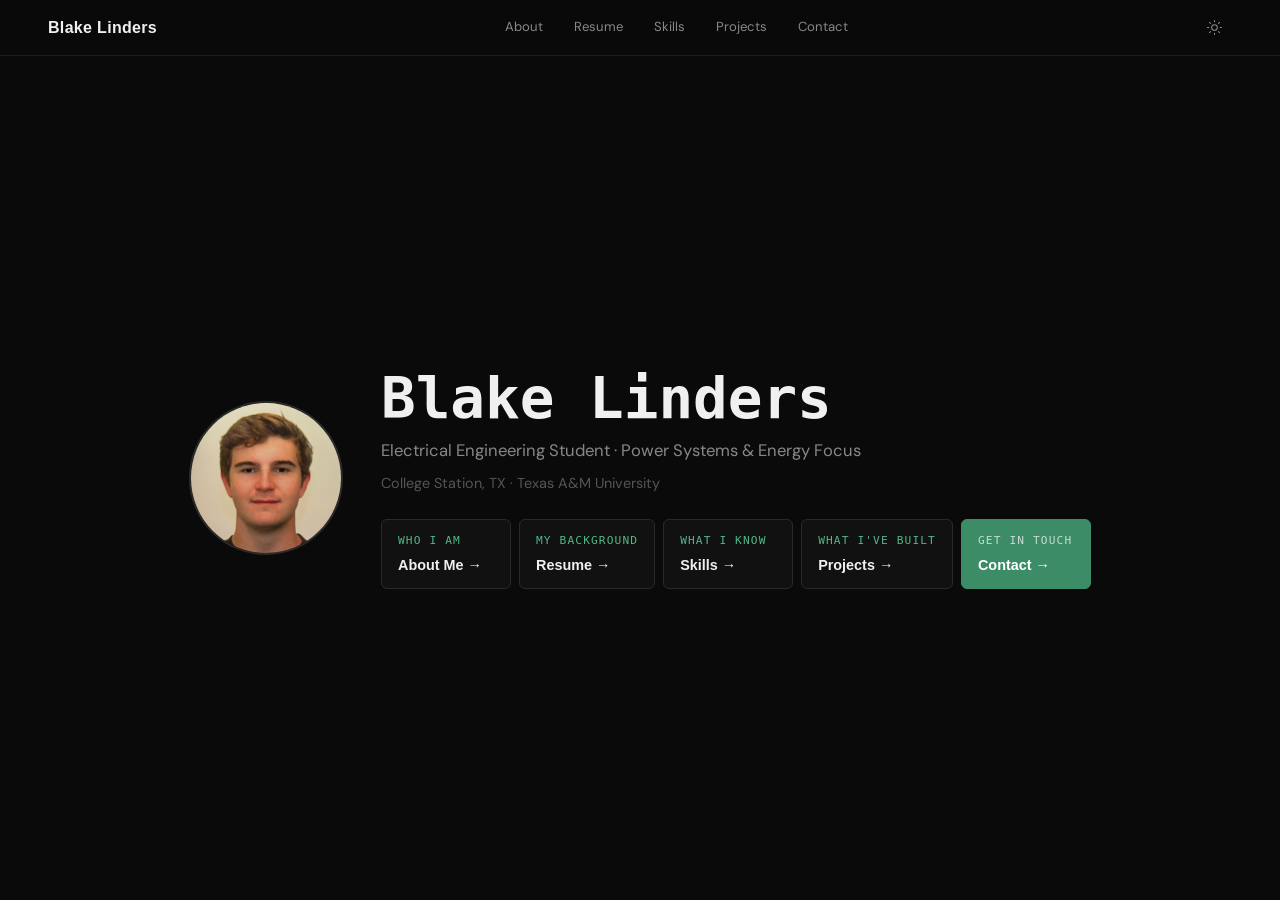
<file: index.html>
<!DOCTYPE html>
<html lang="en">

<head>
    <meta charset="UTF-8" />
    <meta name="viewport" content="width=device-width, initial-scale=1.0" />
    <title>Blake Linders — Portfolio</title>
    <link
        href="https://fonts.googleapis.com/css2?family=Syne:wght@400;500;600;700;800&family=DM+Sans:opsz,wght@9..40,300;9..40,400;9..40,500&display=swap"
        rel="stylesheet" />
    <link rel="stylesheet" href="styles.css?v=20260819-4" />
    <script>try { var t = localStorage.getItem('theme') || 'dark'; document.documentElement.setAttribute('data-theme', t); } catch (e) { }</script>
</head>

<body>

    <nav id="nav">
        <a href="/" class="nav-name">Blake Linders</a>
        <ul class="nav-links" id="nav-links">
            <li><a href="about">About</a></li>
            <li><a href="resume">Resume</a></li>
            <li><a href="skills">Skills</a></li>
            <li><a href="projects">Projects</a></li>
            <li><a href="contact">Contact</a></li>
        </ul>

        <div class="nav-actions">
            <button id="theme-toggle" aria-label="Toggle color theme">
                <svg class="icon-sun" viewBox="0 0 24 24" fill="none" stroke="currentColor" stroke-width="1.5"
                    stroke-linecap="round" stroke-linejoin="round" aria-hidden="true">
                    <circle cx="12" cy="12" r="4" />
                    <path
                        d="M12 2v2M12 20v2M4.93 4.93l1.41 1.41M17.66 17.66l1.41 1.41M2 12h2M20 12h2M4.93 19.07l1.41-1.41M17.66 6.34l1.41-1.41" />
                </svg>
                <svg class="icon-moon" viewBox="0 0 24 24" fill="none" stroke="currentColor" stroke-width="1.5"
                    stroke-linecap="round" stroke-linejoin="round" aria-hidden="true">
                    <path d="M21 12.79A9 9 0 1 1 11.21 3 7 7 0 0 0 21 12.79z" />
                </svg>
            </button>
            <button id="hamburger" aria-label="Toggle navigation" aria-expanded="false" aria-controls="nav-links">
                <span></span><span></span><span></span>
            </button>
        </div>
    </nav>

    <div id="hero" class="hero-large">
        <div class="hero-inner reveal">
            <div class="hero-photo">
                <img src="images/selfie.jpeg" alt="Blake Linders" onerror="this.style.display='none'" />
            </div>
            <div class="hero-text">
                <div class="hero-name">Blake Linders</div>
                <div class="hero-title">Electrical Engineering Student · Power Systems &amp; Energy Focus</div>
                <div class="hero-location">
                    College Station, TX &middot; Texas A&amp;M University
                </div>

                <div class="hero-nav-buttons">
                    <a href="about" class="hero-nav-btn">
                        <span class="hero-nav-btn-label">Who I Am</span>
                        <span class="hero-nav-btn-text">About Me →</span>
                    </a>
                    <a href="resume" class="hero-nav-btn">
                        <span class="hero-nav-btn-label">My Background</span>
                        <span class="hero-nav-btn-text">Resume →</span>
                    </a>
                    <a href="skills" class="hero-nav-btn">
                        <span class="hero-nav-btn-label">What I Know</span>
                        <span class="hero-nav-btn-text">Skills →</span>
                    </a>
                    <a href="projects" class="hero-nav-btn">
                        <span class="hero-nav-btn-label">What I've Built</span>
                        <span class="hero-nav-btn-text">Projects →</span>
                    </a>
                    <a href="contact" class="hero-nav-btn primary-btn">
                        <span class="hero-nav-btn-label">Get In Touch</span>
                        <span class="hero-nav-btn-text">Contact →</span>
                    </a>
                </div>
            </div>
        </div>
    </div>

    <script src="script.js?v=20260819-4"></script>
</body>

</html>
</file>
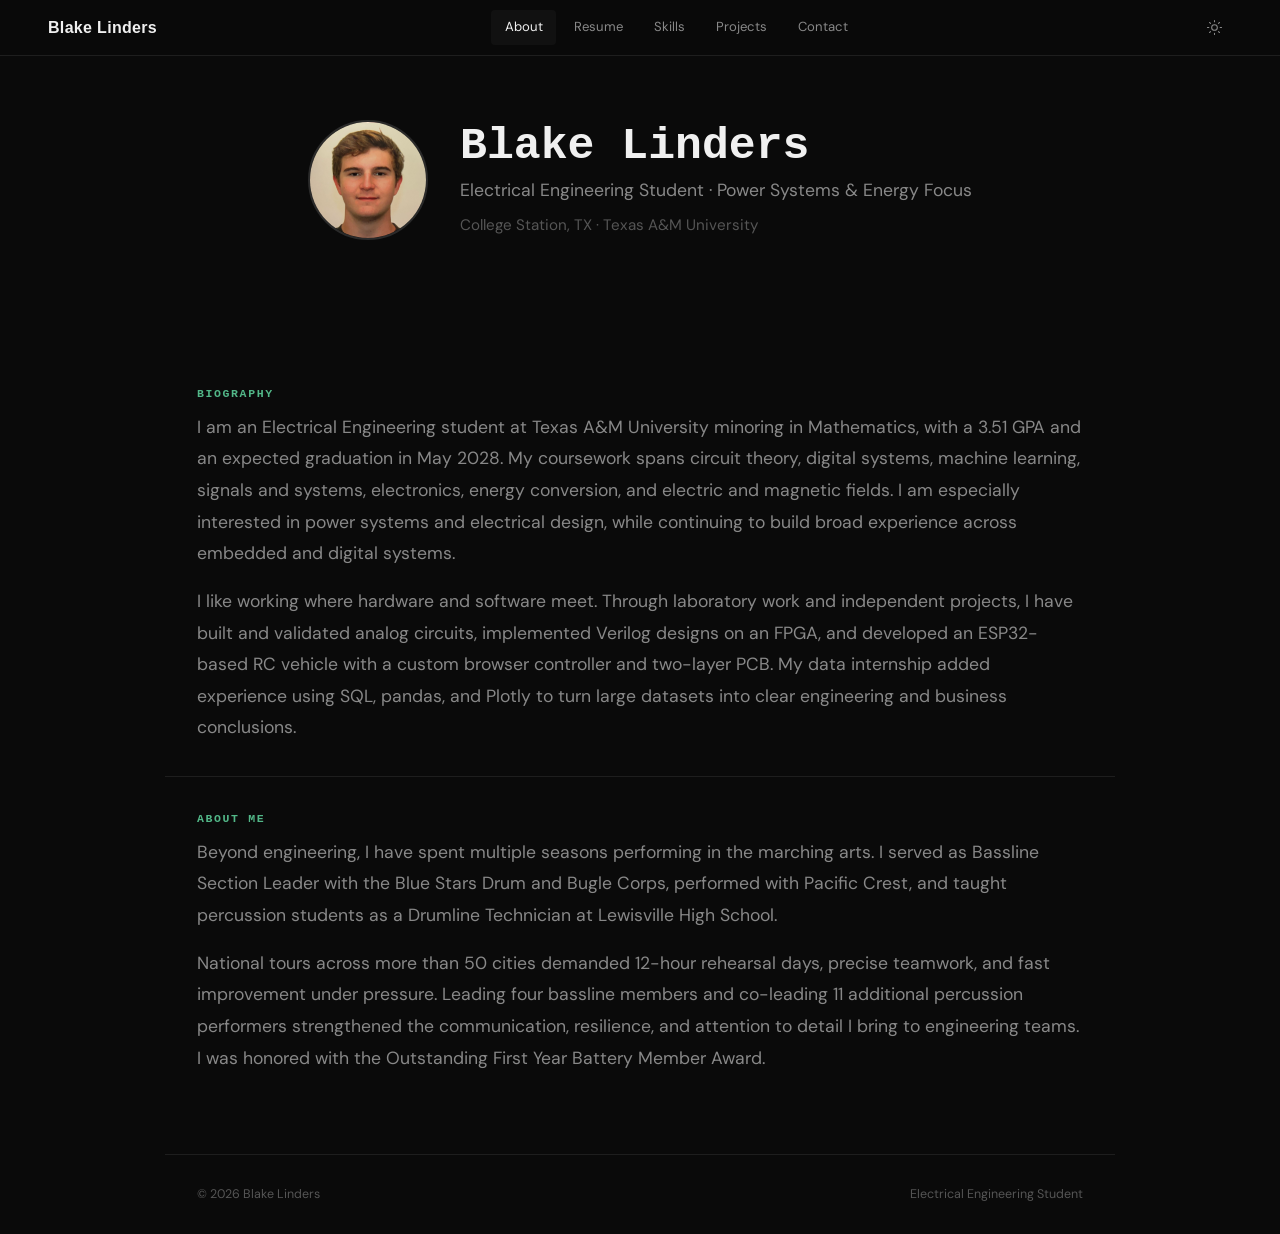
<file: about.html>
<!DOCTYPE html>
<html lang="en">

<head>
    <meta charset="UTF-8" />
    <meta name="viewport" content="width=device-width, initial-scale=1.0" />
    <title>Blake Linders — About</title>
    <link
        href="https://fonts.googleapis.com/css2?family=Syne:wght@400;500;600;700;800&family=DM+Sans:opsz,wght@9..40,300;9..40,400;9..40,500&display=swap"
        rel="stylesheet" />
    <link rel="stylesheet" href="styles.css?v=20260819-4" />
    <script>try { var t = localStorage.getItem('theme') || 'dark'; document.documentElement.setAttribute('data-theme', t); } catch (e) { }</script>
</head>

<body class="about-page">
    <nav id="nav">
        <a href="/" class="nav-name">Blake Linders</a>
        <ul class="nav-links" id="nav-links">
            <li><a href="about" class="nav-active">About</a></li>
            <li><a href="resume">Resume</a></li>
            <li><a href="skills">Skills</a></li>
            <li><a href="projects">Projects</a></li>
            <li><a href="contact">Contact</a></li>
        </ul>

        <div class="nav-actions">
            <button id="theme-toggle" aria-label="Toggle color theme">
                <svg class="icon-sun" viewBox="0 0 24 24" fill="none" stroke="currentColor" stroke-width="1.5"
                    stroke-linecap="round" stroke-linejoin="round" aria-hidden="true">
                    <circle cx="12" cy="12" r="4" />
                    <path
                        d="M12 2v2M12 20v2M4.93 4.93l1.41 1.41M17.66 17.66l1.41 1.41M2 12h2M20 12h2M4.93 19.07l1.41-1.41M17.66 6.34l1.41-1.41" />
                </svg>
                <svg class="icon-moon" viewBox="0 0 24 24" fill="none" stroke="currentColor" stroke-width="1.5"
                    stroke-linecap="round" stroke-linejoin="round" aria-hidden="true">
                    <path d="M21 12.79A9 9 0 1 1 11.21 3 7 7 0 0 0 21 12.79z" />
                </svg>
            </button>
            <button id="hamburger" aria-label="Toggle navigation" aria-expanded="false" aria-controls="nav-links">
                <span></span><span></span><span></span>
            </button>
        </div>
    </nav>

    <div id="hero">
        <div class="hero-inner reveal">
            <div class="hero-photo">
                <img src="images/selfie.jpeg" alt="Blake Linders" onerror="this.style.display='none'" />
            </div>
            <div class="hero-text">
                <h1 class="hero-name">Blake Linders</h1>
                <p class="hero-title">Electrical Engineering Student · Power Systems &amp; Energy Focus</p>
                <p class="hero-location">College Station, TX · Texas A&amp;M University</p>
            </div>
        </div>
    </div>

    <div class="about-subpage-content reveal">
        <section id="about">
            <div class="section">
                <h2 class="section-title">Biography</h2>
                <div class="about-text large-text">
                    <p>
                        I am an Electrical Engineering student at Texas A&amp;M University minoring in
                        Mathematics, with a 3.51 GPA and an expected graduation in May 2028. My coursework spans
                        circuit theory, digital systems, machine learning, signals and systems, electronics, energy
                        conversion, and electric and magnetic fields. I am especially interested in power systems and
                        electrical design, while continuing to build broad experience across embedded and digital systems.
                    </p>
                    <p>
                        I like working where hardware and software meet. Through laboratory work and independent
                        projects, I have built and validated analog circuits, implemented Verilog designs on an FPGA,
                        and developed an ESP32-based RC vehicle with a custom browser controller and two-layer PCB.
                        My data internship added experience using SQL, pandas, and Plotly to turn large datasets into
                        clear engineering and business conclusions.
                    </p>
                </div>
            </div>
        </section>

        <hr class="divider" />

        <section id="personal">
            <div class="section">
                <h2 class="section-title">About Me</h2>
                <div class="about-text large-text">
                    <p>
                        Beyond engineering, I have spent multiple seasons performing in the marching arts. I served as
                        Bassline Section Leader with the Blue Stars Drum and Bugle Corps, performed with Pacific Crest,
                        and taught percussion students as a Drumline Technician at Lewisville High School.
                    </p>
                    <p>
                        National tours across more than 50 cities demanded 12-hour rehearsal days, precise teamwork,
                        and fast improvement under pressure. Leading four bassline members and co-leading 11 additional
                        percussion performers strengthened the communication, resilience, and attention to detail I
                        bring to engineering teams. I was honored with the Outstanding First Year Battery Member Award.
                    </p>
                </div>
            </div>
        </section>

        <footer>
            <span>© 2026 Blake Linders</span>
            <span>Electrical Engineering Student</span>
        </footer>
    </div>

    <script src="script.js?v=20260819-4"></script>
</body>

</html>
</file>
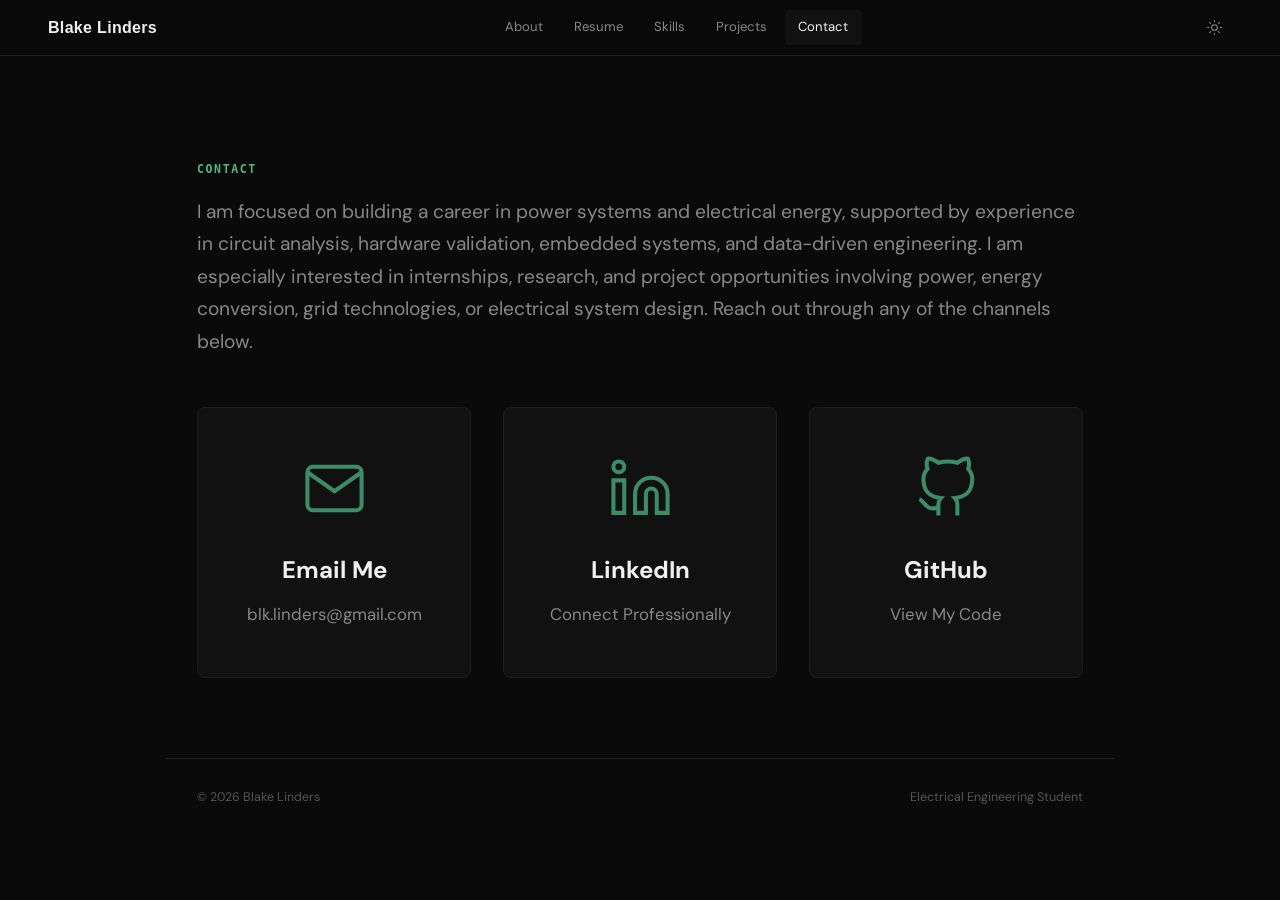
<file: contact.html>
<!DOCTYPE html>
<html lang="en">

<head>
    <meta charset="UTF-8" />
    <meta name="viewport" content="width=device-width, initial-scale=1.0" />
    <title>Blake Linders — Contact</title>
    <link
        href="https://fonts.googleapis.com/css2?family=Syne:wght@400;500;600;700;800&family=DM+Sans:opsz,wght@9..40,300;9..40,400;9..40,500&display=swap"
        rel="stylesheet" />
    <link rel="stylesheet" href="styles.css?v=20260819-4" />
    <script>try { var t = localStorage.getItem('theme') || 'dark'; document.documentElement.setAttribute('data-theme', t); } catch (e) { }</script>
</head>

<body>

    <nav id="nav">
        <a href="/" class="nav-name">Blake Linders</a>
        <ul class="nav-links" id="nav-links">
            <li><a href="about">About</a></li>
            <li><a href="resume">Resume</a></li>
            <li><a href="skills">Skills</a></li>
            <li><a href="projects">Projects</a></li>
            <li><a href="contact" class="nav-active">Contact</a></li>
        </ul>

        <div class="nav-actions">
            <button id="theme-toggle" aria-label="Toggle color theme">
                <svg class="icon-sun" viewBox="0 0 24 24" fill="none" stroke="currentColor" stroke-width="1.5"
                    stroke-linecap="round" stroke-linejoin="round" aria-hidden="true">
                    <circle cx="12" cy="12" r="4" />
                    <path
                        d="M12 2v2M12 20v2M4.93 4.93l1.41 1.41M17.66 17.66l1.41 1.41M2 12h2M20 12h2M4.93 19.07l1.41-1.41M17.66 6.34l1.41-1.41" />
                </svg>
                <svg class="icon-moon" viewBox="0 0 24 24" fill="none" stroke="currentColor" stroke-width="1.5"
                    stroke-linecap="round" stroke-linejoin="round" aria-hidden="true">
                    <path d="M21 12.79A9 9 0 1 1 11.21 3 7 7 0 0 0 21 12.79z" />
                </svg>
            </button>
            <button id="hamburger" aria-label="Toggle navigation" aria-expanded="false" aria-controls="nav-links">
                <span></span><span></span><span></span>
            </button>
        </div>
    </nav>

    <div class="subpage-content">
        <section id="contact" class="reveal">
            <div class="section">
                <p class="section-title">Contact</p>
                <p class="contact-lead">I am focused on building a career in power systems and electrical energy,
                    supported by experience in circuit analysis, hardware validation, embedded systems, and
                    data-driven engineering. I am especially interested in internships, research, and project
                    opportunities involving power, energy conversion, grid technologies, or electrical system design.
                    Reach out through any of the channels below.</p>

                <div class="contact-grid">
                    <a href="mailto:blk.linders@gmail.com" class="contact-card">
                        <div class="cc-icon">
                            <svg viewBox="0 0 24 24" fill="none" stroke="currentColor" stroke-width="1.5">
                                <path d="M4 4h16c1.1 0 2 .9 2 2v12c0 1.1-.9 2-2 2H4c-1.1 0-2-.9-2-2V6c0-1.1.9-2 2-2z" />
                                <polyline points="22,6 12,13 2,6" />
                            </svg>
                        </div>
                        <h3>Email Me</h3>
                        <p>blk.linders@gmail.com</p>
                    </a>

                    <a href="https://linkedin.com/in/blakelinders" target="_blank" rel="noopener" class="contact-card">
                        <div class="cc-icon">
                            <svg viewBox="0 0 24 24" fill="none" stroke="currentColor" stroke-width="1.5">
                                <path
                                    d="M16 8a6 6 0 016 6v7h-4v-7a2 2 0 00-2-2 2 2 0 00-2 2v7h-4v-7a6 6 0 016-6zM2 9h4v12H2z" />
                                <circle cx="4" cy="4" r="2" />
                            </svg>
                        </div>
                        <h3>LinkedIn</h3>
                        <p>Connect Professionally</p>
                    </a>

                    <a href="https://github.com/balblake" target="_blank" rel="noopener" class="contact-card">
                        <div class="cc-icon">
                            <svg viewBox="0 0 24 24" fill="none" stroke="currentColor" stroke-width="1.5">
                                <path
                                    d="M9 19c-5 1.5-5-2.5-7-3m14 6v-3.87a3.37 3.37 0 00-.94-2.61c3.14-.35 6.44-1.54 6.44-7A5.44 5.44 0 0020 4.77 5.07 5.07 0 0019.91 1S18.73.65 16 2.48a13.38 13.38 0 00-7 0C6.27.65 5.09 1 5.09 1A5.07 5.07 0 005 4.77a5.44 5.44 0 00-1.5 3.78c0 5.42 3.3 6.61 6.44 7A3.37 3.37 0 009 18.13V22" />
                            </svg>
                        </div>
                        <h3>GitHub</h3>
                        <p>View My Code</p>
                    </a>
                </div>
            </div>
        </section>

        <footer>
            <span>© 2026 Blake Linders</span>
            <span>Electrical Engineering Student</span>
        </footer>
    </div>

    <script src="script.js?v=20260819-4"></script>
</body>

</html>
</file>
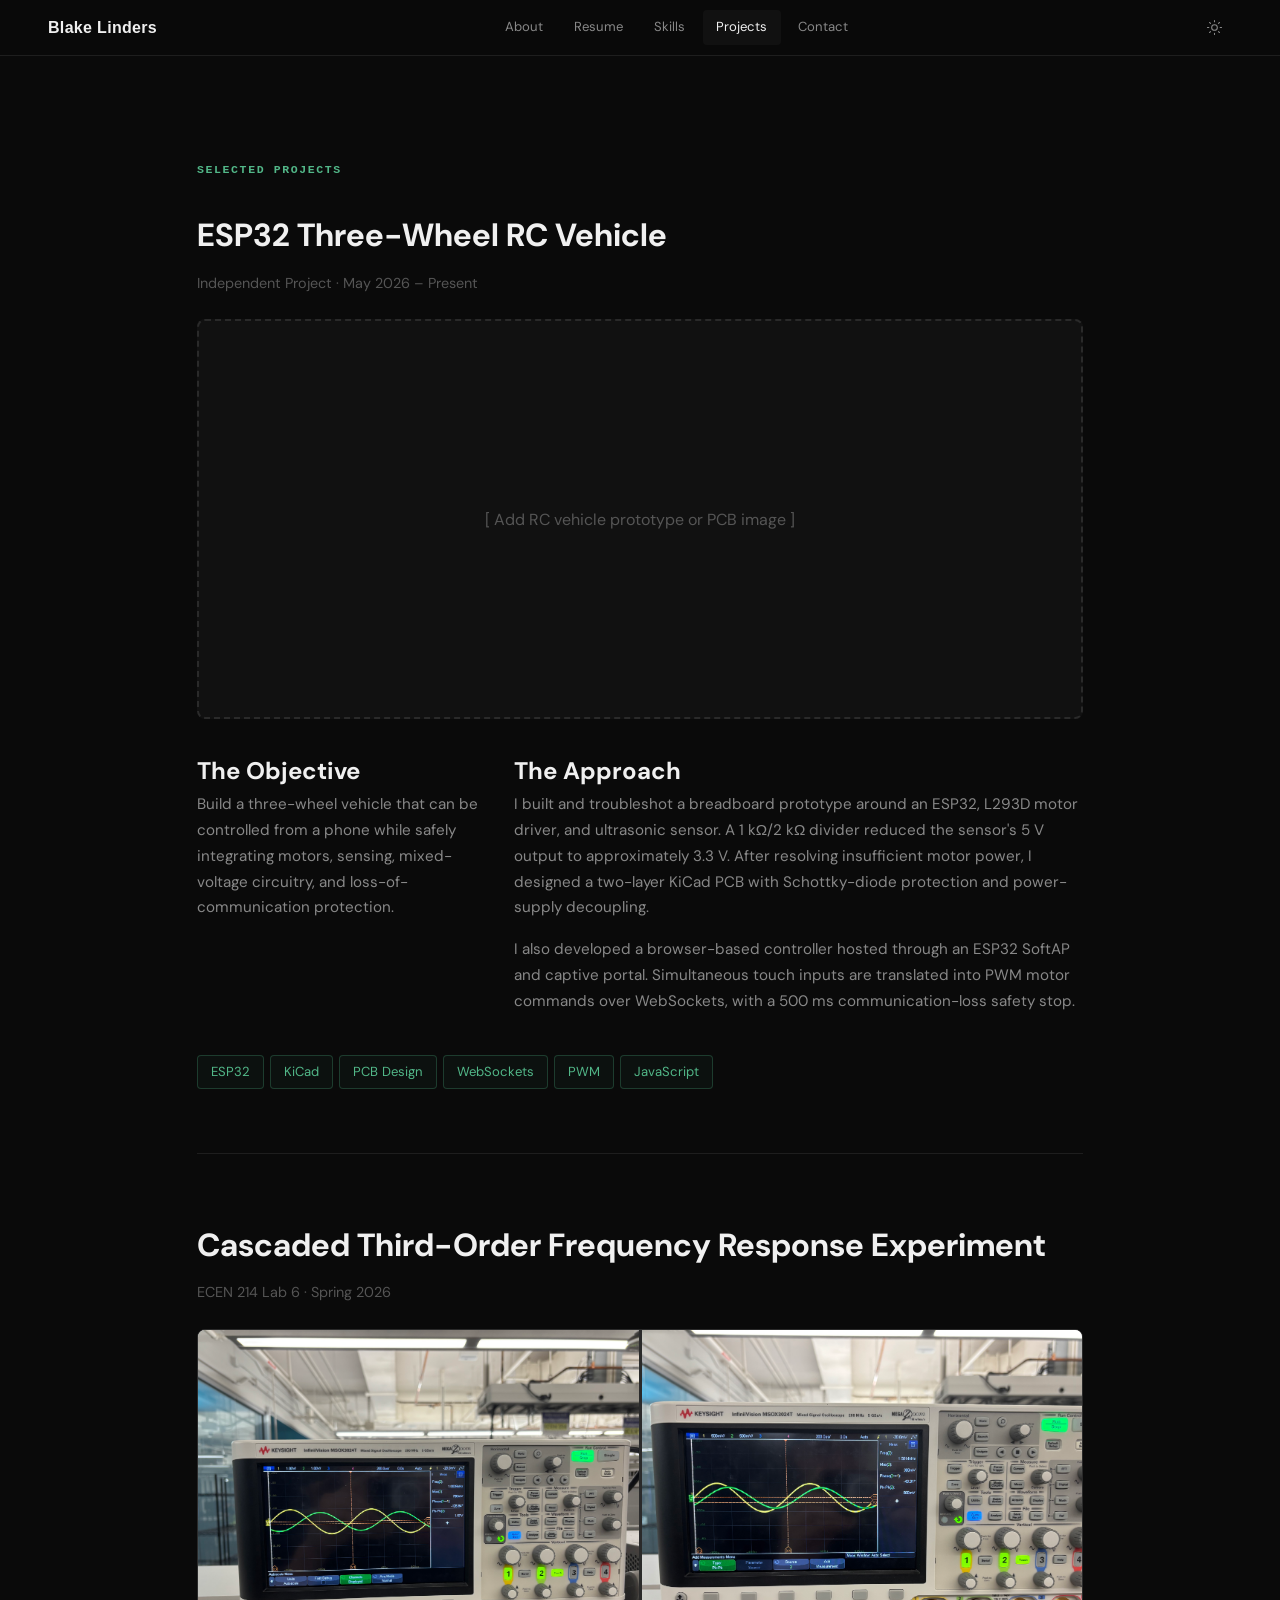
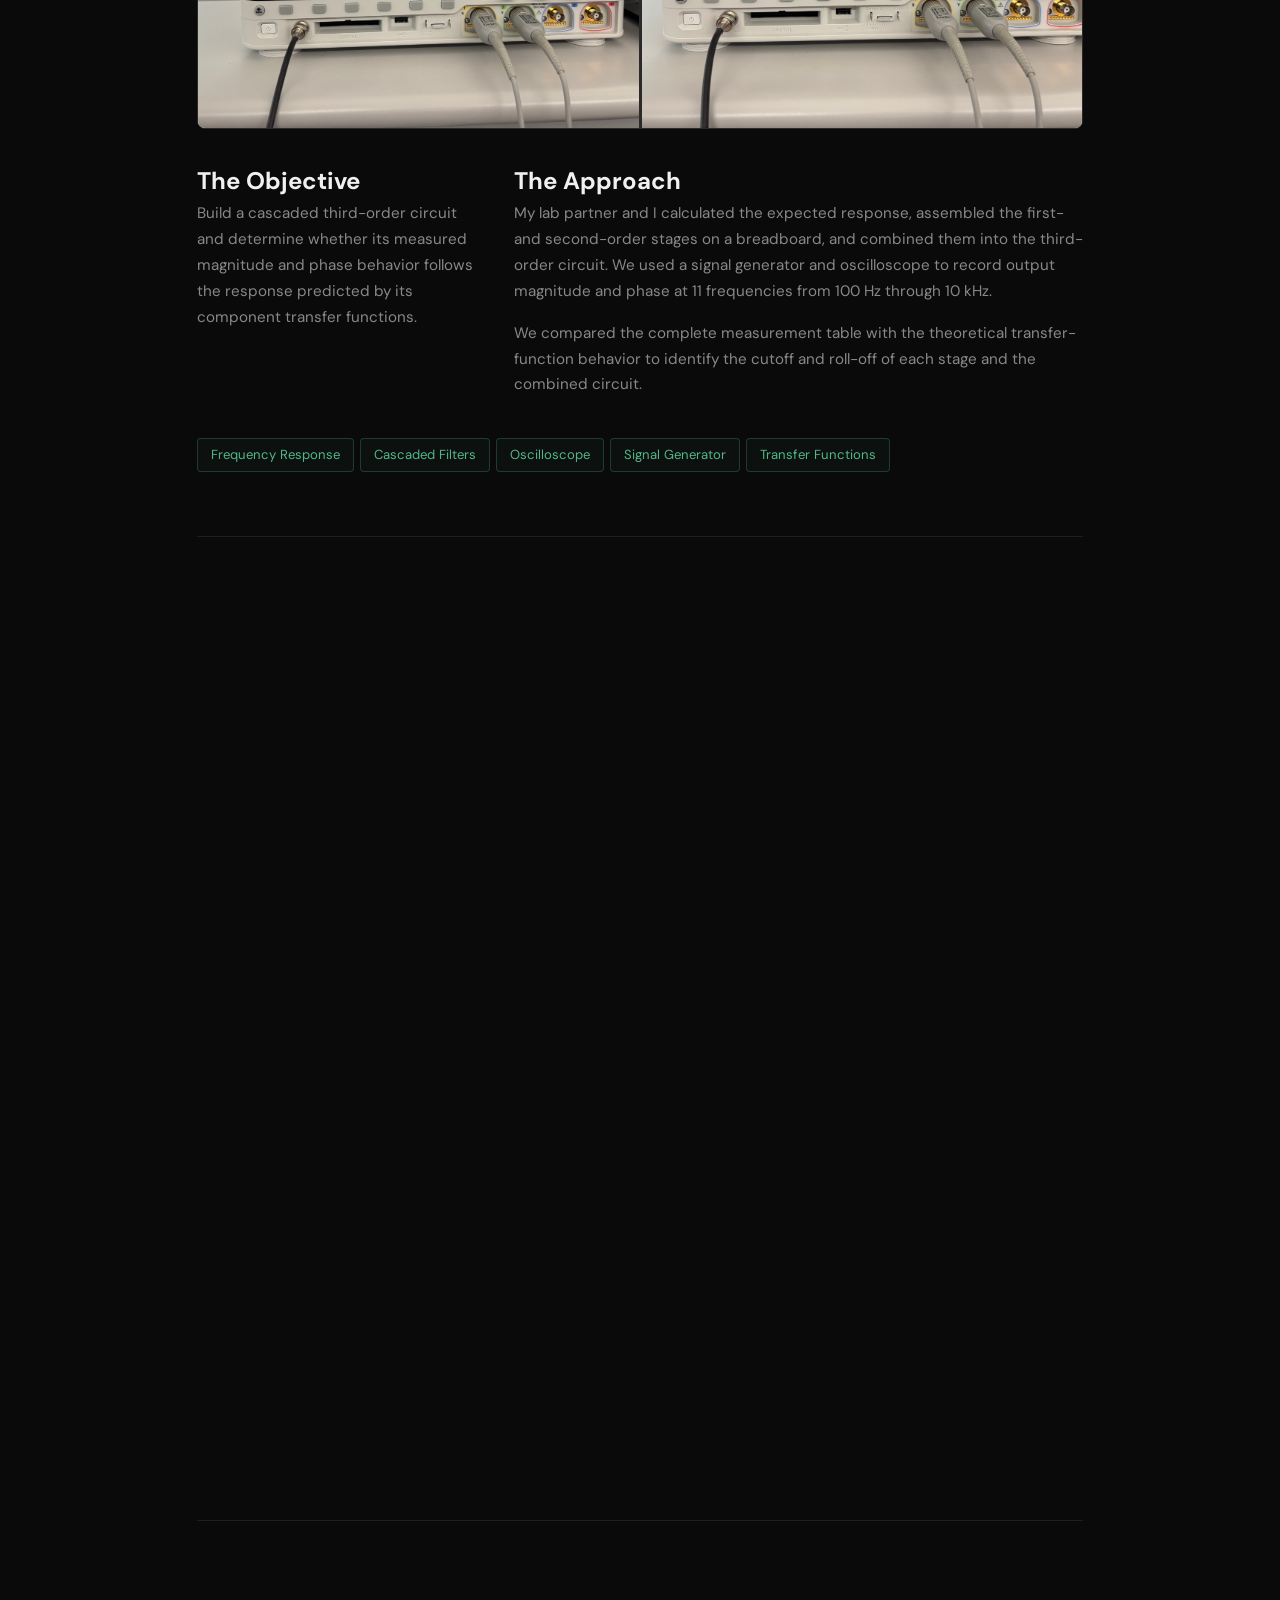
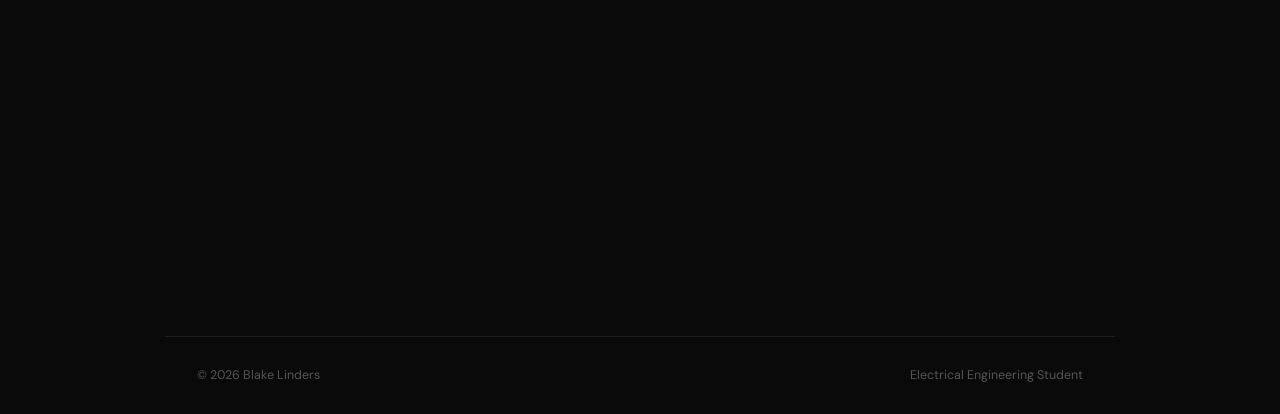
<file: projects.html>
<!DOCTYPE html>
<html lang="en">
<head>
    <meta charset="UTF-8" />
    <meta name="viewport" content="width=device-width, initial-scale=1.0" />
    <title>Blake Linders — Projects</title>
    <link href="https://fonts.googleapis.com/css2?family=Syne:wght@400;500;600;700;800&family=DM+Sans:opsz,wght@9..40,300;9..40,400;9..40,500&display=swap" rel="stylesheet" />
    <link rel="stylesheet" href="styles.css?v=20260819-4" />
    <script>try { var t = localStorage.getItem('theme') || 'dark'; document.documentElement.setAttribute('data-theme', t); } catch (e) { }</script>
</head>
<body>
    <nav id="nav">
        <a href="/" class="nav-name">Blake Linders</a>
        <ul class="nav-links" id="nav-links">
            <li><a href="about">About</a></li>
            <li><a href="resume">Resume</a></li>
            <li><a href="skills">Skills</a></li>
            <li><a href="projects" class="nav-active">Projects</a></li>
            <li><a href="contact">Contact</a></li>
        </ul>
        <div class="nav-actions">
            <button id="theme-toggle" aria-label="Toggle color theme">
                <svg class="icon-sun" viewBox="0 0 24 24" fill="none" stroke="currentColor" stroke-width="1.5" stroke-linecap="round" stroke-linejoin="round" aria-hidden="true">
                    <circle cx="12" cy="12" r="4" />
                    <path d="M12 2v2M12 20v2M4.93 4.93l1.41 1.41M17.66 17.66l1.41 1.41M2 12h2M20 12h2M4.93 19.07l1.41-1.41M17.66 6.34l1.41-1.41" />
                </svg>
                <svg class="icon-moon" viewBox="0 0 24 24" fill="none" stroke="currentColor" stroke-width="1.5" stroke-linecap="round" stroke-linejoin="round" aria-hidden="true">
                    <path d="M21 12.79A9 9 0 1 1 11.21 3 7 7 0 0 0 21 12.79z" />
                </svg>
            </button>
            <button id="hamburger" aria-label="Toggle navigation" aria-expanded="false" aria-controls="nav-links"><span></span><span></span><span></span></button>
        </div>
    </nav>

    <div class="subpage-content">
        <section>
            <div class="section">
                <p class="section-title">Selected Projects</p>

                <div class="large-project reveal" id="esp32-rc-vehicle">
                    <h1 class="lp-title">ESP32 Three-Wheel RC Vehicle</h1>
                    <div class="lp-meta"><span class="lp-date">Independent Project · May 2026 – Present</span></div>
                    <div class="lp-media-placeholder"><span>[ Add RC vehicle prototype or PCB image ]</span></div>
                    <div class="lp-content">
                        <div class="lp-column">
                            <h2>The Objective</h2>
                            <p>Build a three-wheel vehicle that can be controlled from a phone while safely integrating motors, sensing, mixed-voltage circuitry, and loss-of-communication protection.</p>
                        </div>
                        <div class="lp-column">
                            <h2>The Approach</h2>
                            <p>I built and troubleshot a breadboard prototype around an ESP32, L293D motor driver, and ultrasonic sensor. A 1 kΩ/2 kΩ divider reduced the sensor's 5 V output to approximately 3.3 V. After resolving insufficient motor power, I designed a two-layer KiCad PCB with Schottky-diode protection and power-supply decoupling.</p>
                            <p>I also developed a browser-based controller hosted through an ESP32 SoftAP and captive portal. Simultaneous touch inputs are translated into PWM motor commands over WebSockets, with a 500 ms communication-loss safety stop.</p>
                        </div>
                    </div>
                    <div class="skill-pills">
                        <span class="skill key">ESP32</span><span class="skill key">KiCad</span><span class="skill key">PCB Design</span><span class="skill key">WebSockets</span><span class="skill key">PWM</span><span class="skill key">JavaScript</span>
                    </div>
                </div>

                <hr class="divider" style="margin: 4rem 0;" />

                <div class="large-project reveal" id="ecen-214-lab-6">
                    <h1 class="lp-title">Cascaded Third-Order Frequency Response Experiment</h1>
                    <div class="lp-meta"><span class="lp-date">ECEN 214 Lab 6 · Spring 2026</span></div>
                    <div class="lp-media-gallery lab6-gallery" aria-label="Lab 6 oscilloscope measurements at two phase conditions">
                        <div class="lp-media-tile oscilloscope-phase-126">
                            <img src="images/projects/lab6-oscilloscope-phase-126.jpeg" alt="Oscilloscope showing complete input and output waveforms with a measured phase shift of negative 126.84 degrees" />
                        </div>
                        <div class="lp-media-tile oscilloscope-phase-43">
                            <img src="images/projects/lab6-oscilloscope-phase-43.jpeg" alt="Oscilloscope showing complete input and output waveforms with a measured phase shift of negative 43.31 degrees" />
                        </div>
                    </div>
                    <div class="lp-content">
                        <div class="lp-column">
                            <h2>The Objective</h2>
                            <p>Build a cascaded third-order circuit and determine whether its measured magnitude and phase behavior follows the response predicted by its component transfer functions.</p>
                        </div>
                        <div class="lp-column">
                            <h2>The Approach</h2>
                            <p>My lab partner and I calculated the expected response, assembled the first- and second-order stages on a breadboard, and combined them into the third-order circuit. We used a signal generator and oscilloscope to record output magnitude and phase at 11 frequencies from 100 Hz through 10 kHz.</p>
                            <p>We compared the complete measurement table with the theoretical transfer-function behavior to identify the cutoff and roll-off of each stage and the combined circuit.</p>
                        </div>
                    </div>
                    <div class="skill-pills">
                        <span class="skill key">Frequency Response</span><span class="skill key">Cascaded Filters</span><span class="skill key">Oscilloscope</span><span class="skill key">Signal Generator</span><span class="skill key">Transfer Functions</span>
                    </div>
                </div>

                <hr class="divider" style="margin: 4rem 0;" />

                <div class="large-project reveal" id="ecen-248-lab-11">
                    <h1 class="lp-title">Six-State FPGA Traffic Controller</h1>
                    <div class="lp-meta"><span class="lp-date">ECEN 248 Lab 11 · Fall 2025</span></div>
                    <div class="lp-media-gallery lab11-gallery" aria-label="Lab 11 design table and Verilog implementation">
                        <div class="lp-media-tile table-tile">
                            <img src="images/projects/lab11-state-table.png" alt="Six-state highway and farm-road traffic timing table" />
                        </div>
                        <div class="lp-media-tile code-top">
                            <img src="images/projects/lab11-verilog-1.png" alt="Verilog module, state definitions, and delay values for the traffic controller" />
                        </div>
                        <div class="lp-media-tile code-middle">
                            <img src="images/projects/lab11-verilog-2.png" alt="Verilog sensor-dependent state transitions and counter-reset logic" />
                        </div>
                        <div class="lp-media-tile code-bottom">
                            <img src="images/projects/lab11-verilog-3.png" alt="Verilog highway and farm-road output logic for each traffic state" />
                        </div>
                    </div>
                    <div class="lp-content">
                        <div class="lp-column">
                            <h2>The Objective</h2>
                            <p>Create a finite-state traffic controller that changes intersection timing in response to a vehicle sensor and demonstrate its behavior on physical FPGA hardware.</p>
                        </div>
                        <div class="lp-column">
                            <h2>The Approach</h2>
                            <p>I translated a six-state traffic sequence into Verilog state and transition logic, including sensor-dependent timing for the secondary roadway. Vivado waveforms were used to verify state changes and output timing before synthesis.</p>
                            <p>I deployed the controller to a ZYBO Z7-10 FPGA, mapped the traffic indications to onboard LEDs, and used physical button inputs to exercise the operating modes and confirm the controller's transitions on hardware.</p>
                        </div>
                    </div>
                    <div class="skill-pills">
                        <span class="skill key">Verilog</span><span class="skill key">Finite State Machines</span><span class="skill key">Vivado</span><span class="skill key">ZYBO Z7-10 FPGA</span><span class="skill key">Hardware Validation</span>
                    </div>
                </div>

                <hr class="divider" style="margin: 4rem 0;" />

                <div class="large-project reveal" id="ecen-248-lab-10">
                    <h1 class="lp-title">Four-State FPGA Combination Lock</h1>
                    <div class="lp-meta"><span class="lp-date">ECEN 248 Lab 10 · Fall 2025</span></div>
                    <div class="lp-media-gallery lab10-gallery" aria-label="Lab 10 Verilog combination-lock implementation">
                        <div class="lp-media-tile lock-code-top">
                            <img src="images/projects/lab10-combination-lock-1.png" alt="Verilog module, state encoding, and next-state logic for the combination lock" />
                        </div>
                        <div class="lp-media-tile lock-code-bottom">
                            <img src="images/projects/lab10-combination-lock-2.png" alt="Verilog final state transitions and sequential state register for the combination lock" />
                        </div>
                    </div>
                    <div class="lp-content">
                        <div class="lp-column">
                            <h2>The Objective</h2>
                            <p>Implement a sequential digital lock that accepts a specific series of 4-bit passwords and key inputs, rejects an incorrect sequence, and asserts its unlock output only after reaching the final state.</p>
                        </div>
                        <div class="lp-column">
                            <h2>The Approach</h2>
                            <p>I translated the lock sequence into a four-state Verilog finite-state machine with explicit state encoding, combinational next-state logic, and a clocked state register. Incorrect password or key inputs return the controller to its initial locked state.</p>
                            <p>The lock output is asserted only in the final state. I used Vivado to simulate and synthesize the design before mapping the password and key inputs to the ZYBO Z7-10 FPGA for physical validation.</p>
                        </div>
                    </div>
                    <div class="skill-pills">
                        <span class="skill key">Verilog</span><span class="skill key">Finite State Machines</span><span class="skill key">Sequential Logic</span><span class="skill key">Vivado</span><span class="skill key">ZYBO Z7-10 FPGA</span>
                    </div>
                </div>

                <hr class="divider" style="margin: 4rem 0;" />

                <div class="large-project reveal" id="fashionmnist-cnn">
                    <h1 class="lp-title">FashionMNIST CNN Image Classifier</h1>
                    <div class="lp-meta"><span class="lp-date">ECEN 250 Lab 10 · Spring 2026</span></div>
                    <div class="lp-media-gallery cnn-gallery" aria-label="CNN evaluation code and accuracy results">
                        <div class="lp-media-tile cnn-results">
                            <img src="images/projects/cnn-evaluation.png" alt="CNN test evaluation showing 0.2616 loss, 90.21 percent test accuracy, and 91.03 percent validation accuracy" />
                        </div>
                    </div>
                    <div class="lp-content">
                        <div class="lp-column">
                            <h2>The Objective</h2>
                            <p>Build and evaluate a convolutional neural network that classifies grayscale FashionMNIST images into 10 clothing categories.</p>
                        </div>
                        <div class="lp-column">
                            <h2>The Approach</h2>
                            <p>I first implemented 1D, 2D, and batched convolution operations in PyTorch, then checked the batched implementation against <code>torch.nn.functional.conv2d</code> to verify numerical equivalence.</p>
                            <p>I trained an optimized two-convolution-layer CNN using 48,000 training and 12,000 validation images. On the separate 10,000-image test set, the final model achieved 90.21% accuracy and 0.2616 loss, closely tracking its 91.03% validation accuracy.</p>
                        </div>
                    </div>
                    <div class="skill-pills">
                        <span class="skill key">PyTorch</span><span class="skill key">CNNs</span><span class="skill key">FashionMNIST</span><span class="skill key">Image Classification</span><span class="skill key">Model Evaluation</span>
                    </div>
                </div>
            </div>
        </section>
        <footer><span>© 2026 Blake Linders</span><span>Electrical Engineering Student</span></footer>
    </div>
    <script src="script.js?v=20260819-4"></script>
</body>
</html>
</file>
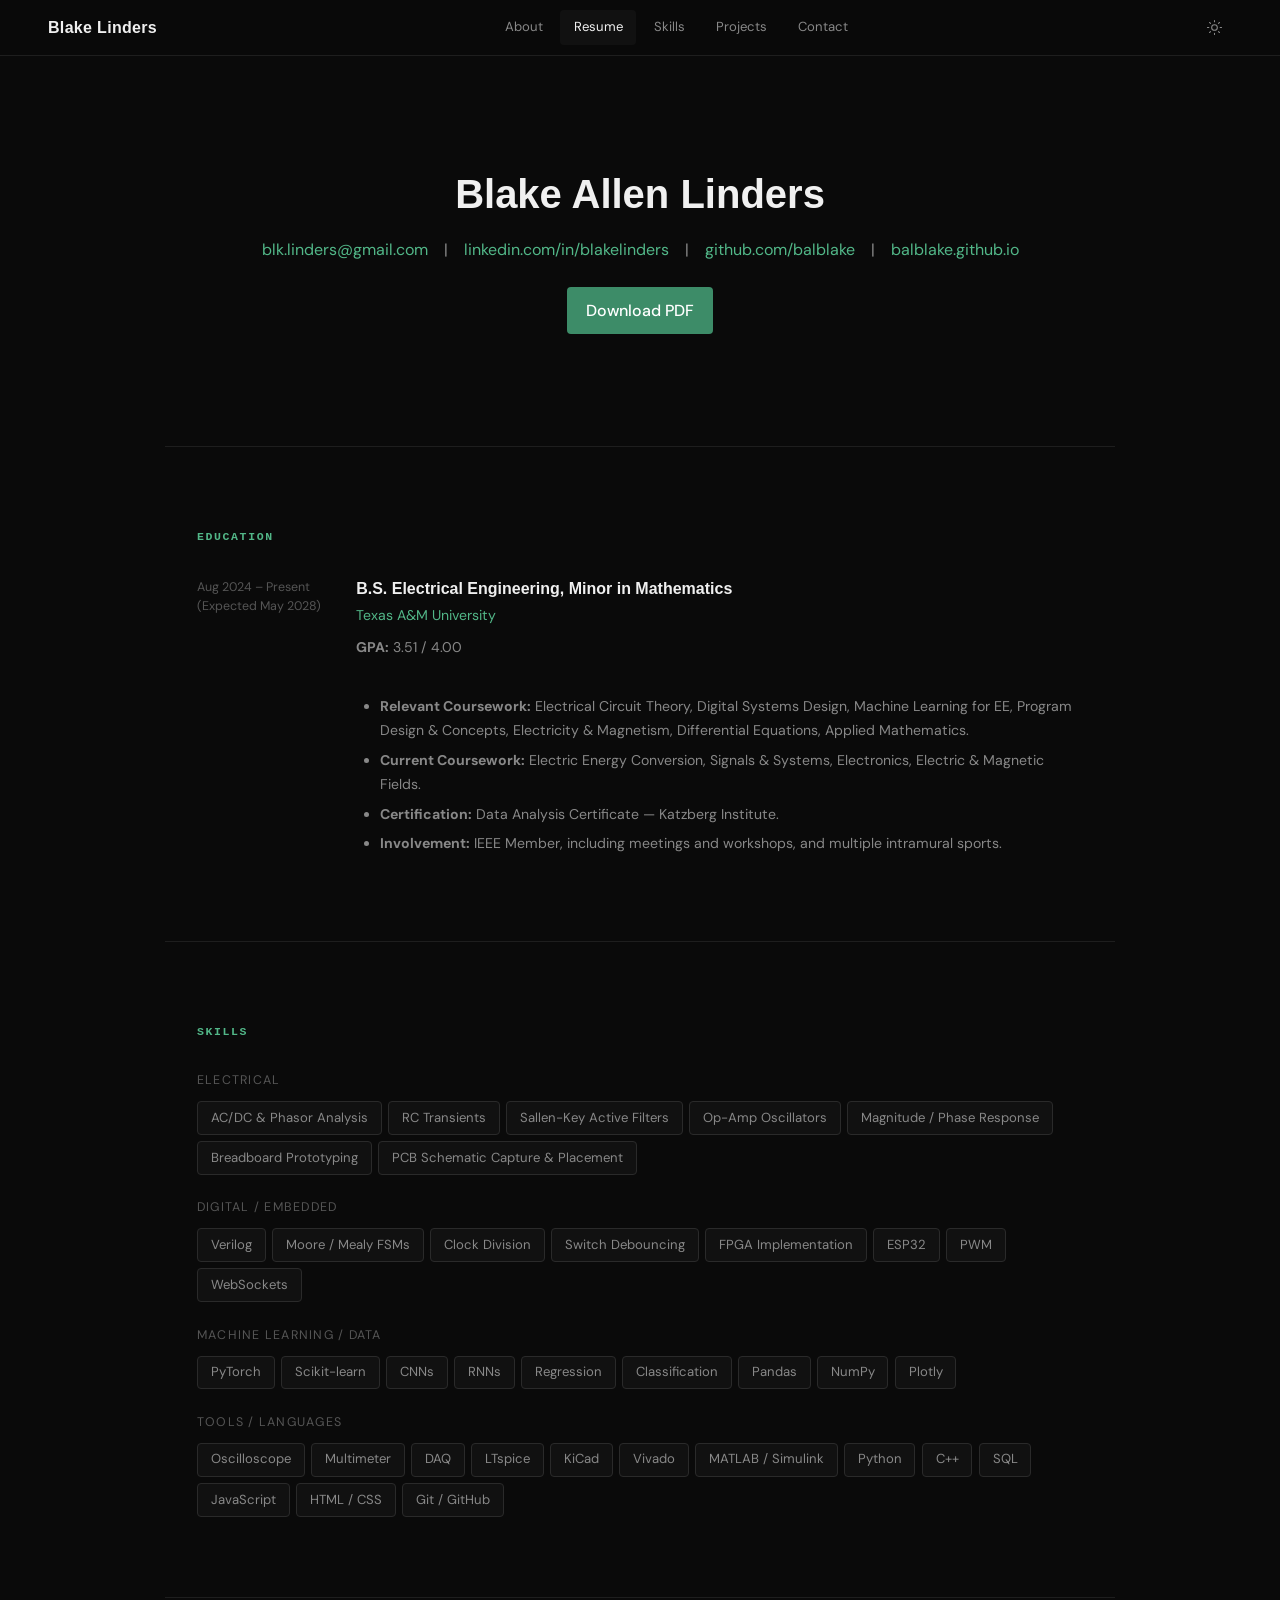
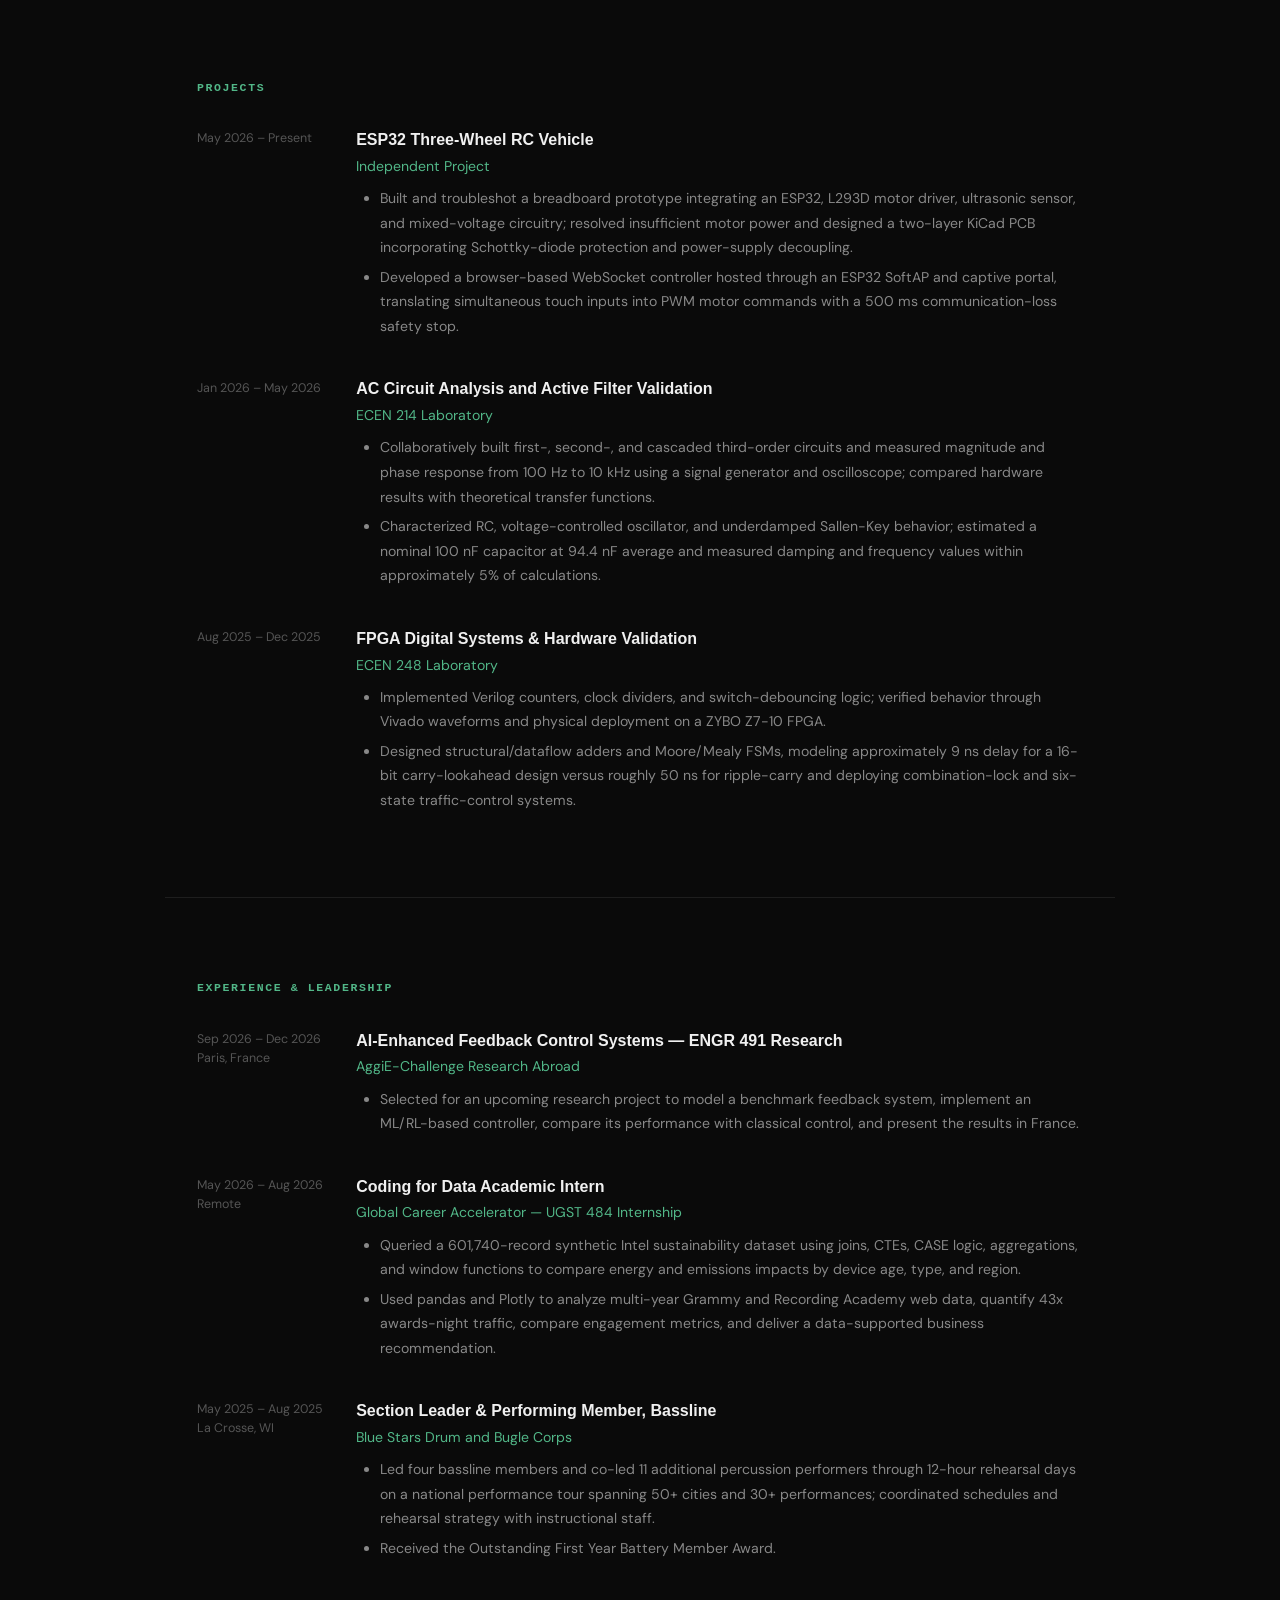
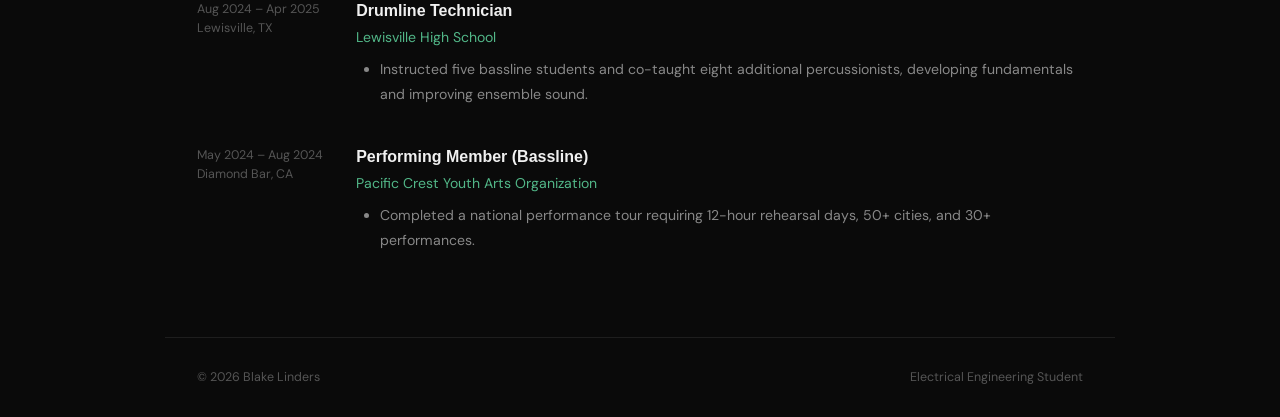
<file: resume.html>
<!DOCTYPE html>
<html lang="en">

<head>
    <meta charset="UTF-8" />
    <meta name="viewport" content="width=device-width, initial-scale=1.0" />
    <title>Blake Linders — Resume</title>
    <link
        href="https://fonts.googleapis.com/css2?family=Syne:wght@400;500;600;700;800&family=DM+Sans:opsz,wght@9..40,300;9..40,400;9..40,500&display=swap"
        rel="stylesheet" />
    <link rel="stylesheet" href="styles.css?v=20260819-4" />
    <script>try { var t = localStorage.getItem('theme') || 'dark'; document.documentElement.setAttribute('data-theme', t); } catch (e) { }</script>
</head>

<body>

    <nav id="nav">
        <a href="/" class="nav-name">Blake Linders</a>
        <ul class="nav-links" id="nav-links">
            <li><a href="about">About</a></li>
            <li><a href="resume" class="nav-active">Resume</a></li>
            <li><a href="skills">Skills</a></li>
            <li><a href="projects">Projects</a></li>
            <li><a href="contact">Contact</a></li>
        </ul>

        <div class="nav-actions">
            <button id="theme-toggle" aria-label="Toggle color theme">
                <svg class="icon-sun" viewBox="0 0 24 24" fill="none" stroke="currentColor" stroke-width="1.5"
                    stroke-linecap="round" stroke-linejoin="round" aria-hidden="true">
                    <circle cx="12" cy="12" r="4" />
                    <path
                        d="M12 2v2M12 20v2M4.93 4.93l1.41 1.41M17.66 17.66l1.41 1.41M2 12h2M20 12h2M4.93 19.07l1.41-1.41M17.66 6.34l1.41-1.41" />
                </svg>
                <svg class="icon-moon" viewBox="0 0 24 24" fill="none" stroke="currentColor" stroke-width="1.5"
                    stroke-linecap="round" stroke-linejoin="round" aria-hidden="true">
                    <path d="M21 12.79A9 9 0 1 1 11.21 3 7 7 0 0 0 21 12.79z" />
                </svg>
            </button>
            <button id="hamburger" aria-label="Toggle navigation" aria-expanded="false" aria-controls="nav-links">
                <span></span><span></span><span></span>
            </button>
        </div>
    </nav>

    <div class="subpage-content">

        <!-- ── Resume header ─────────────────────── -->
        <section class="reveal">
            <div class="section">
                <div class="resume-header">
                    <h1 class="resume-name">Blake Allen Linders</h1>
                    <p class="resume-contact">
                        <a href="mailto:blk.linders@gmail.com">blk.linders@gmail.com</a>
                        &nbsp;|&nbsp;
                        <a href="https://linkedin.com/in/blakelinders" target="_blank"
                            rel="noopener">linkedin.com/in/blakelinders</a>
                        &nbsp;|&nbsp;
                        <a href="https://github.com/balblake" target="_blank" rel="noopener">github.com/balblake</a>
                        &nbsp;|&nbsp;
                        <a href="https://balblake.github.io" target="_blank" rel="noopener">balblake.github.io</a>
                    </p>
                    <a href="images/Resume-BlakeLinders-P.pdf" target="_blank" rel="noopener"
                        class="download-btn">Download PDF</a>
                </div>
            </div>
        </section>

        <hr class="divider" />

        <!-- ── Education ─────────────────────────── -->
        <section class="reveal">
            <div class="section">
                <p class="section-title">Education</p>
                <div class="entries">
                    <div class="entry">
                        <div class="entry-date">Aug 2024 – Present<br>(Expected May 2028)</div>
                        <div class="entry-body">
                            <div class="entry-role">B.S. Electrical Engineering, Minor in Mathematics</div>
                            <div class="entry-org">Texas A&M University</div>
                            <div class="entry-desc">
                                <strong>GPA:</strong> 3.51 / 4.00<br><br>
                                <ul class="resume-bullets" style="margin-top:.6rem">
                                    <li><strong>Relevant Coursework:</strong> Electrical Circuit Theory, Digital Systems
                                        Design,
                                        Machine Learning for EE, Program Design &amp; Concepts, Electricity &amp;
                                        Magnetism,
                                        Differential Equations, Applied Mathematics.</li>
                                    <li><strong>Current Coursework:</strong> Electric Energy Conversion, Signals &amp;
                                        Systems, Electronics, Electric &amp; Magnetic Fields.</li>
                                    <li><strong>Certification:</strong> Data Analysis Certificate — Katzberg Institute.</li>
                                    <li><strong>Involvement:</strong> IEEE Member, including meetings and workshops,
                                        and multiple intramural sports.</li>
                                </ul>
                            </div>
                        </div>
                    </div>
                </div>
            </div>
        </section>

        <hr class="divider" />

        <!-- ── Skills ────────────────────────────── -->
        <section class="reveal">
            <div class="section">
                <p class="section-title">Skills</p>
                <div class="skill-groups">
                    <div class="skill-group">
                        <div class="skill-group-name">Electrical</div>
                        <div class="skill-pills">
                            <span class="skill">AC/DC &amp; Phasor Analysis</span>
                            <span class="skill">RC Transients</span>
                            <span class="skill">Sallen-Key Active Filters</span>
                            <span class="skill">Op-Amp Oscillators</span>
                            <span class="skill">Magnitude / Phase Response</span>
                            <span class="skill">Breadboard Prototyping</span>
                            <span class="skill">PCB Schematic Capture &amp; Placement</span>
                        </div>
                    </div>
                    <div class="skill-group">
                        <div class="skill-group-name">Digital / Embedded</div>
                        <div class="skill-pills">
                            <span class="skill">Verilog</span>
                            <span class="skill">Moore / Mealy FSMs</span>
                            <span class="skill">Clock Division</span>
                            <span class="skill">Switch Debouncing</span>
                            <span class="skill">FPGA Implementation</span>
                            <span class="skill">ESP32</span>
                            <span class="skill">PWM</span>
                            <span class="skill">WebSockets</span>
                        </div>
                    </div>
                    <div class="skill-group">
                        <div class="skill-group-name">Machine Learning / Data</div>
                        <div class="skill-pills">
                            <span class="skill">PyTorch</span>
                            <span class="skill">Scikit-learn</span>
                            <span class="skill">CNNs</span>
                            <span class="skill">RNNs</span>
                            <span class="skill">Regression</span>
                            <span class="skill">Classification</span>
                            <span class="skill">Pandas</span>
                            <span class="skill">NumPy</span>
                            <span class="skill">Plotly</span>
                        </div>
                    </div>
                    <div class="skill-group">
                        <div class="skill-group-name">Tools / Languages</div>
                        <div class="skill-pills">
                            <span class="skill">Oscilloscope</span>
                            <span class="skill">Multimeter</span>
                            <span class="skill">DAQ</span>
                            <span class="skill">LTspice</span>
                            <span class="skill">KiCad</span>
                            <span class="skill">Vivado</span>
                            <span class="skill">MATLAB / Simulink</span>
                            <span class="skill">Python</span>
                            <span class="skill">C++</span>
                            <span class="skill">SQL</span>
                            <span class="skill">JavaScript</span>
                            <span class="skill">HTML / CSS</span>
                            <span class="skill">Git / GitHub</span>
                        </div>
                    </div>
                </div>
            </div>
        </section>

        <hr class="divider" />

        <!-- ── Academic Projects ──────────────────── -->
        <section class="reveal">
            <div class="section">
                <p class="section-title">Projects</p>
                <div class="entries">
                    <div class="entry">
                        <div class="entry-date">May 2026 – Present</div>
                        <div class="entry-body">
                            <div class="entry-role">ESP32 Three-Wheel RC Vehicle</div>
                            <div class="entry-org">Independent Project</div>
                            <ul class="resume-bullets entry-desc">
                                <li>Built and troubleshot a breadboard prototype integrating an ESP32, L293D motor
                                    driver, ultrasonic sensor, and mixed-voltage circuitry; resolved insufficient motor
                                    power and designed a two-layer KiCad PCB incorporating Schottky-diode protection
                                    and power-supply decoupling.</li>
                                <li>Developed a browser-based WebSocket controller hosted through an ESP32 SoftAP and
                                    captive portal, translating simultaneous touch inputs into PWM motor commands with
                                    a 500 ms communication-loss safety stop.</li>
                            </ul>
                        </div>
                    </div>
                    <div class="entry">
                        <div class="entry-date">Jan 2026 – May 2026</div>
                        <div class="entry-body">
                            <div class="entry-role">AC Circuit Analysis and Active Filter Validation</div>
                            <div class="entry-org">ECEN 214 Laboratory</div>
                            <div class="entry-desc">
                                <ul class="resume-bullets">
                                    <li>Collaboratively built first-, second-, and cascaded third-order circuits and
                                        measured magnitude and phase response from 100 Hz to 10 kHz using a signal
                                        generator and oscilloscope; compared hardware results with theoretical transfer
                                        functions.</li>
                                    <li>Characterized RC, voltage-controlled oscillator, and underdamped Sallen-Key
                                        behavior; estimated a nominal 100 nF capacitor at 94.4 nF average and measured
                                        damping and frequency values within approximately 5% of calculations.</li>
                                </ul>
                            </div>
                        </div>
                    </div>
                    <div class="entry">
                        <div class="entry-date">Aug 2025 – Dec 2025</div>
                        <div class="entry-body">
                            <div class="entry-role">FPGA Digital Systems &amp; Hardware Validation</div>
                            <div class="entry-org">ECEN 248 Laboratory</div>
                            <div class="entry-desc">
                                <ul class="resume-bullets">
                                    <li>Implemented Verilog counters, clock dividers, and switch-debouncing logic;
                                        verified behavior through Vivado waveforms and physical deployment on a ZYBO
                                        Z7-10 FPGA.</li>
                                    <li>Designed structural/dataflow adders and Moore/Mealy FSMs, modeling approximately
                                        9 ns delay for a 16-bit carry-lookahead design versus roughly 50 ns for
                                        ripple-carry and deploying combination-lock and six-state traffic-control
                                        systems.</li>
                                </ul>
                            </div>
                        </div>
                    </div>
                </div>
            </div>
        </section>

        <hr class="divider" />

        <!-- ── Experience & Leadership ───────────── -->
        <section class="reveal">
            <div class="section">
                <p class="section-title">Experience &amp; Leadership</p>
                <div class="entries">

                    <div class="entry">
                        <div class="entry-date">Sep 2026 – Dec 2026<br>Paris, France</div>
                        <div class="entry-body">
                            <div class="entry-role">AI-Enhanced Feedback Control Systems — ENGR 491 Research</div>
                            <div class="entry-org">AggiE-Challenge Research Abroad</div>
                            <div class="entry-desc">
                                <ul class="resume-bullets">
                                    <li>Selected for an upcoming research project to model a benchmark feedback system,
                                        implement an ML/RL-based controller, compare its performance with classical
                                        control, and present the results in France.</li>
                                </ul>
                            </div>
                        </div>
                    </div>

                    <div class="entry">
                        <div class="entry-date">May 2026 – Aug 2026<br>Remote</div>
                        <div class="entry-body">
                            <div class="entry-role">Coding for Data Academic Intern</div>
                            <div class="entry-org">Global Career Accelerator — UGST 484 Internship</div>
                            <div class="entry-desc">
                                <ul class="resume-bullets">
                                    <li>Queried a 601,740-record synthetic Intel sustainability dataset using joins,
                                        CTEs, CASE logic, aggregations, and window functions to compare energy and
                                        emissions impacts by device age, type, and region.</li>
                                    <li>Used pandas and Plotly to analyze multi-year Grammy and Recording Academy web
                                        data, quantify 43x awards-night traffic, compare engagement metrics, and deliver
                                        a data-supported business recommendation.</li>
                                </ul>
                            </div>
                        </div>
                    </div>

                    <div class="entry">
                        <div class="entry-date">May 2025 – Aug 2025<br>La Crosse, WI</div>
                        <div class="entry-body">
                            <div class="entry-role">Section Leader &amp; Performing Member, Bassline</div>
                            <div class="entry-org">Blue Stars Drum and Bugle Corps</div>
                            <div class="entry-desc">
                                <ul class="resume-bullets">
                                    <li>Led four bassline members and co-led 11 additional percussion performers through
                                        12-hour rehearsal days on a national performance tour spanning 50+ cities and
                                        30+ performances; coordinated schedules and rehearsal strategy with
                                        instructional staff.</li>
                                    <li>Received the Outstanding First Year Battery Member Award.</li>
                                </ul>
                            </div>
                        </div>
                    </div>

                    <div class="entry">
                        <div class="entry-date">Aug 2024 – Apr 2025<br>Lewisville, TX</div>
                        <div class="entry-body">
                            <div class="entry-role">Drumline Technician</div>
                            <div class="entry-org">Lewisville High School</div>
                            <div class="entry-desc">
                                <ul class="resume-bullets">
                                    <li>Instructed five bassline students and co-taught eight additional percussionists,
                                        developing fundamentals and improving ensemble sound.</li>
                                </ul>
                            </div>
                        </div>
                    </div>

                    <div class="entry">
                        <div class="entry-date">May 2024 – Aug 2024<br>Diamond Bar, CA</div>
                        <div class="entry-body">
                            <div class="entry-role">Performing Member (Bassline)</div>
                            <div class="entry-org">Pacific Crest Youth Arts Organization</div>
                            <div class="entry-desc">
                                <ul class="resume-bullets">
                                    <li>Completed a national performance tour requiring 12-hour rehearsal days, 50+
                                        cities, and 30+ performances.</li>
                                </ul>
                            </div>
                        </div>
                    </div>

                </div>
            </div>
        </section>

        <footer>
            <span>© 2026 Blake Linders</span>
            <span>Electrical Engineering Student</span>
        </footer>
    </div>

    <script src="script.js?v=20260819-4"></script>
</body>

</html>
</file>
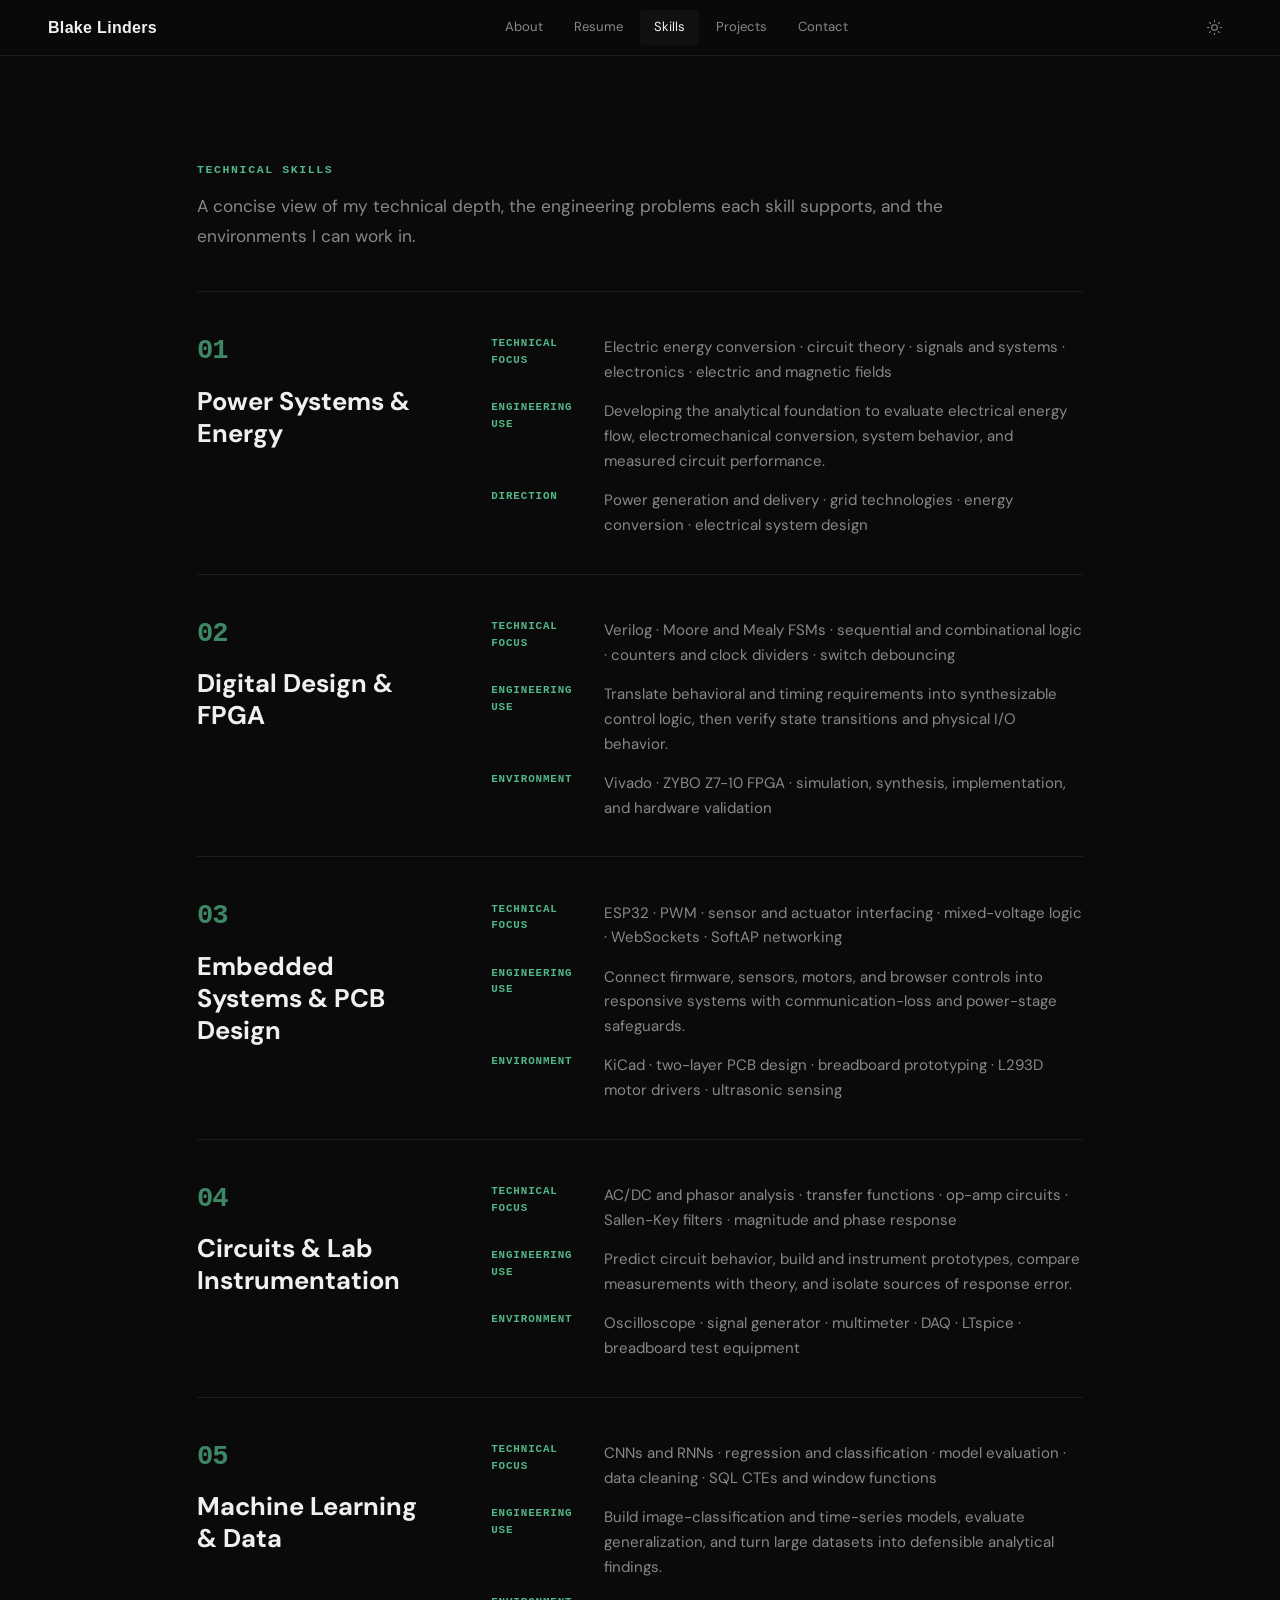
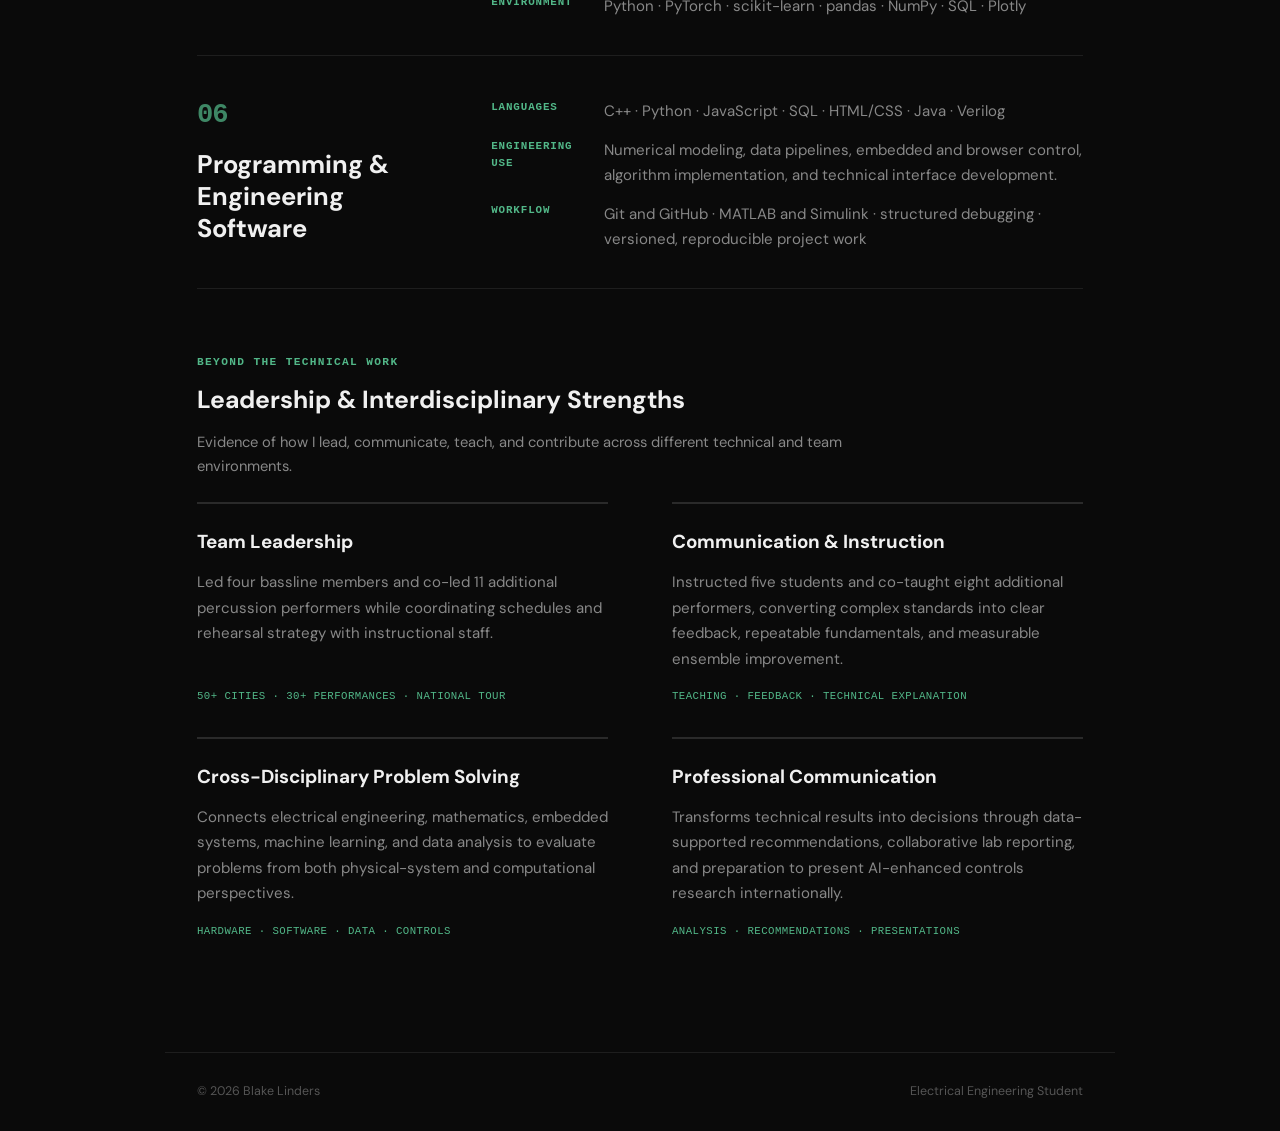
<file: skills.html>
<!DOCTYPE html>
<html lang="en">

<head>
    <meta charset="UTF-8" />
    <meta name="viewport" content="width=device-width, initial-scale=1.0" />
    <title>Blake Linders — Skills</title>
    <link href="https://fonts.googleapis.com/css2?family=Syne:wght@400;500;600;700;800&family=DM+Sans:opsz,wght@9..40,300;9..40,400;9..40,500&display=swap" rel="stylesheet" />
    <link rel="stylesheet" href="styles.css?v=20260819-4" />
    <script>try { var t = localStorage.getItem('theme') || 'dark'; document.documentElement.setAttribute('data-theme', t); } catch (e) { }</script>
</head>

<body>
    <nav id="nav">
        <a href="/" class="nav-name">Blake Linders</a>
        <ul class="nav-links" id="nav-links">
            <li><a href="about">About</a></li>
            <li><a href="resume">Resume</a></li>
            <li><a href="skills" class="nav-active">Skills</a></li>
            <li><a href="projects">Projects</a></li>
            <li><a href="contact">Contact</a></li>
        </ul>
        <div class="nav-actions">
            <button id="theme-toggle" aria-label="Toggle color theme">
                <svg class="icon-sun" viewBox="0 0 24 24" fill="none" stroke="currentColor" stroke-width="1.5" stroke-linecap="round" stroke-linejoin="round" aria-hidden="true">
                    <circle cx="12" cy="12" r="4" />
                    <path d="M12 2v2M12 20v2M4.93 4.93l1.41 1.41M17.66 17.66l1.41 1.41M2 12h2M20 12h2M4.93 19.07l1.41-1.41M17.66 6.34l1.41-1.41" />
                </svg>
                <svg class="icon-moon" viewBox="0 0 24 24" fill="none" stroke="currentColor" stroke-width="1.5" stroke-linecap="round" stroke-linejoin="round" aria-hidden="true">
                    <path d="M21 12.79A9 9 0 1 1 11.21 3 7 7 0 0 0 21 12.79z" />
                </svg>
            </button>
            <button id="hamburger" aria-label="Toggle navigation" aria-expanded="false" aria-controls="nav-links">
                <span></span><span></span><span></span>
            </button>
        </div>
    </nav>

    <div class="subpage-content">
        <div class="section">
            <p class="section-title">Technical Skills</p>
            <p class="skills-intro reveal">A concise view of my technical depth, the engineering problems each skill supports, and the environments I can work in.</p>

            <div class="skills-summary-grid">
                <article class="skill-summary-card reveal">
                    <div class="skill-summary-heading"><span class="skill-summary-number">01</span><h2>Power Systems &amp; Energy</h2></div>
                    <div class="skill-summary-row"><h3>Technical focus</h3><p>Electric energy conversion · circuit theory · signals and systems · electronics · electric and magnetic fields</p></div>
                    <div class="skill-summary-row"><h3>Engineering use</h3><p>Developing the analytical foundation to evaluate electrical energy flow, electromechanical conversion, system behavior, and measured circuit performance.</p></div>
                    <div class="skill-summary-row"><h3>Direction</h3><p>Power generation and delivery · grid technologies · energy conversion · electrical system design</p></div>
                </article>

                <article class="skill-summary-card reveal">
                    <div class="skill-summary-heading"><span class="skill-summary-number">02</span><h2>Digital Design &amp; FPGA</h2></div>
                    <div class="skill-summary-row"><h3>Technical focus</h3><p>Verilog · Moore and Mealy FSMs · sequential and combinational logic · counters and clock dividers · switch debouncing</p></div>
                    <div class="skill-summary-row"><h3>Engineering use</h3><p>Translate behavioral and timing requirements into synthesizable control logic, then verify state transitions and physical I/O behavior.</p></div>
                    <div class="skill-summary-row"><h3>Environment</h3><p>Vivado · ZYBO Z7-10 FPGA · simulation, synthesis, implementation, and hardware validation</p></div>
                </article>

                <article class="skill-summary-card reveal">
                    <div class="skill-summary-heading"><span class="skill-summary-number">03</span><h2>Embedded Systems &amp; PCB Design</h2></div>
                    <div class="skill-summary-row"><h3>Technical focus</h3><p>ESP32 · PWM · sensor and actuator interfacing · mixed-voltage logic · WebSockets · SoftAP networking</p></div>
                    <div class="skill-summary-row"><h3>Engineering use</h3><p>Connect firmware, sensors, motors, and browser controls into responsive systems with communication-loss and power-stage safeguards.</p></div>
                    <div class="skill-summary-row"><h3>Environment</h3><p>KiCad · two-layer PCB design · breadboard prototyping · L293D motor drivers · ultrasonic sensing</p></div>
                </article>

                <article class="skill-summary-card reveal">
                    <div class="skill-summary-heading"><span class="skill-summary-number">04</span><h2>Circuits &amp; Lab Instrumentation</h2></div>
                    <div class="skill-summary-row"><h3>Technical focus</h3><p>AC/DC and phasor analysis · transfer functions · op-amp circuits · Sallen-Key filters · magnitude and phase response</p></div>
                    <div class="skill-summary-row"><h3>Engineering use</h3><p>Predict circuit behavior, build and instrument prototypes, compare measurements with theory, and isolate sources of response error.</p></div>
                    <div class="skill-summary-row"><h3>Environment</h3><p>Oscilloscope · signal generator · multimeter · DAQ · LTspice · breadboard test equipment</p></div>
                </article>

                <article class="skill-summary-card reveal">
                    <div class="skill-summary-heading"><span class="skill-summary-number">05</span><h2>Machine Learning &amp; Data</h2></div>
                    <div class="skill-summary-row"><h3>Technical focus</h3><p>CNNs and RNNs · regression and classification · model evaluation · data cleaning · SQL CTEs and window functions</p></div>
                    <div class="skill-summary-row"><h3>Engineering use</h3><p>Build image-classification and time-series models, evaluate generalization, and turn large datasets into defensible analytical findings.</p></div>
                    <div class="skill-summary-row"><h3>Environment</h3><p>Python · PyTorch · scikit-learn · pandas · NumPy · SQL · Plotly</p></div>
                </article>

                <article class="skill-summary-card reveal">
                    <div class="skill-summary-heading"><span class="skill-summary-number">06</span><h2>Programming &amp; Engineering Software</h2></div>
                    <div class="skill-summary-row"><h3>Languages</h3><p>C++ · Python · JavaScript · SQL · HTML/CSS · Java · Verilog</p></div>
                    <div class="skill-summary-row"><h3>Engineering use</h3><p>Numerical modeling, data pipelines, embedded and browser control, algorithm implementation, and technical interface development.</p></div>
                    <div class="skill-summary-row"><h3>Workflow</h3><p>Git and GitHub · MATLAB and Simulink · structured debugging · versioned, reproducible project work</p></div>
                </article>
            </div>

            <section class="professional-strengths" aria-labelledby="professional-strengths-title">
                <div class="strengths-header reveal">
                    <p class="strengths-kicker">Beyond the Technical Work</p>
                    <h2 id="professional-strengths-title">Leadership &amp; Interdisciplinary Strengths</h2>
                    <p>Evidence of how I lead, communicate, teach, and contribute across different technical and team environments.</p>
                </div>

                <div class="strengths-grid">
                    <article class="strength-card reveal">
                        <h3>Team Leadership</h3>
                        <p>Led four bassline members and co-led 11 additional percussion performers while coordinating schedules and rehearsal strategy with instructional staff.</p>
                        <span class="strength-evidence">50+ cities · 30+ performances · national tour</span>
                    </article>

                    <article class="strength-card reveal">
                        <h3>Communication &amp; Instruction</h3>
                        <p>Instructed five students and co-taught eight additional performers, converting complex standards into clear feedback, repeatable fundamentals, and measurable ensemble improvement.</p>
                        <span class="strength-evidence">Teaching · feedback · technical explanation</span>
                    </article>

                    <article class="strength-card reveal">
                        <h3>Cross-Disciplinary Problem Solving</h3>
                        <p>Connects electrical engineering, mathematics, embedded systems, machine learning, and data analysis to evaluate problems from both physical-system and computational perspectives.</p>
                        <span class="strength-evidence">Hardware · software · data · controls</span>
                    </article>

                    <article class="strength-card reveal">
                        <h3>Professional Communication</h3>
                        <p>Transforms technical results into decisions through data-supported recommendations, collaborative lab reporting, and preparation to present AI-enhanced controls research internationally.</p>
                        <span class="strength-evidence">Analysis · recommendations · presentations</span>
                    </article>
                </div>
            </section>
        </div>
    </div>

    <footer><span>&copy; 2026 Blake Linders</span><span>Electrical Engineering Student</span></footer>
    <script src="script.js?v=20260819-4"></script>
</body>

</html>
</file>
<file: styles.css>
/* Variables */
:root {
  --bg: #0a0a0a;
  --bg-card: #111111;
  --border: #1e1e1e;
  --border-2: #2a2a2a;
  --green: #3d8c68;
  --green-l: #52b788;
  --text: #f0f0f0;
  --text-2: #888888;
  --text-3: #555555;
}

/* Light Mode */
[data-theme="light"] {
  --bg: #f5f5f3;
  --bg-card: #dededd;
  --border: #ddddd9;
  --border-2: #cfcfca;
  --text: #111110;
  --text-2: #3a3a3a;
  --text-3: #888886;
  --green: #23523c;
  --green-l: #2f865e;

  .skill-cat-badge {
    color: #555555;
    background: rgba(0, 0, 0, 0.07);
    border: 1px solid #aaaaaa;
  }
}

[data-theme="light"] #nav {
  background: rgba(245, 245, 243, 0.92);
}

[data-theme="light"] .nav-links {
  background: rgba(245, 245, 243, 0.97);
}

/* Reset */
*,
*::before,
*::after {
  margin: 0;
  padding: 0;
  box-sizing: border-box;
}
html {
  scroll-behavior: smooth;
}
body {
  background: var(--bg);
  color: var(--text);
  font-family: "DM Sans", sans-serif;
  font-size: 16px;
  line-height: 1.7;
}
a {
  color: inherit;
  text-decoration: none;
}
img {
  display: block;
  max-width: 100%;
}

/* Nav */
#nav {
  position: fixed;
  top: 0;
  left: 0;
  right: 0;
  z-index: 100;
  height: 56px;
  padding: 0 3rem;
  display: flex;
  align-items: center;
  justify-content: space-between;
  background: rgba(10, 10, 10, 0.92);
  backdrop-filter: blur(8px);
  border-bottom: 1px solid var(--border);
}

.nav-name {
  font-family: "Space Grotesk", sans-serif;
  font-weight: 700;
  font-size: 1rem;
  letter-spacing: 0.02em;
  color: var(--text);
}

.nav-name:hover {
  color: var(--green-l);
  transition: color 0.3s;
}

.nav-links {
  display: flex;
  gap: 0.25rem;
  list-style: none;
}

.nav-links a {
  display: inline-block;
  padding: 0.4rem 0.85rem;
  border-radius: 4px;
  font-size: 0.82rem;
  color: var(--text-2);
  transition:
    color 0.2s,
    background 0.2s;
}

.nav-links a:hover,
.nav-links a.nav-active {
  color: var(--text);
  background: var(--bg-card);
}

/* Hamburger */
#hamburger {
  display: none;
  flex-direction: column;
  justify-content: center;
  gap: 5px;
  width: 36px;
  height: 36px;
  background: none;
  border: none;
  cursor: pointer;
  padding: 0.4rem;
  border-radius: 4px;
  transition: background 0.2s;
}

#hamburger:hover {
  background: var(--bg-card);
}

#hamburger span {
  display: block;
  width: 22px;
  height: 2px;
  background: var(--text-2);
  border-radius: 2px;
  transition:
    transform 0.25s ease,
    opacity 0.25s ease;
  transform-origin: center;
}

#hamburger.is-open span:nth-child(1) {
  transform: translateY(7px) rotate(45deg);
}
#hamburger.is-open span:nth-child(2) {
  opacity: 0;
  transform: scaleX(0);
}
#hamburger.is-open span:nth-child(3) {
  transform: translateY(-7px) rotate(-45deg);
}

/* Nav Actions */
.nav-actions {
  display: flex;
  align-items: center;
  gap: 0.25rem;
}

/* Theme Toggle */
#theme-toggle {
  display: flex;
  align-items: center;
  justify-content: center;
  width: 36px;
  height: 36px;
  background: none;
  border: none;
  cursor: pointer;
  padding: 0.4rem;
  border-radius: 4px;
  color: var(--text-2);
  transition:
    background 0.2s,
    color 0.2s;
}

#theme-toggle:hover {
  background: var(--bg-card);
  color: var(--text);
}

#theme-toggle svg {
  width: 17px;
  height: 17px;
  flex-shrink: 0;
  pointer-events: none;
}

/* Sun shown in dark mode; moon shown in light mode */
.icon-sun {
  display: block;
}
.icon-moon {
  display: none;
}

[data-theme="light"] .icon-sun {
  display: none;
}
[data-theme="light"] .icon-moon {
  display: block;
}

/* Section Wrapper */
.section {
  max-width: 950px;
  margin: 0 auto;
  padding: 5rem 2rem;
}

.section-title {
  font-family: "Andale Mono", monospace;
  font-size: 0.72rem;
  font-weight: 600;
  letter-spacing: 0.14em;
  text-transform: uppercase;
  color: var(--green-l);
  margin-bottom: 1.8rem;
}

hr.divider {
  border: none;
  border-top: 1px solid var(--border);
  width: 100%;
  max-width: 950px;
  margin: 0 auto;
}

/* Hero */
#hero {
  min-height: 100vh;
  display: flex;
  align-items: center;
  padding-top: 56px;
  padding-bottom: 0;
  transition: padding 0.6s ease;
}

@media (min-width: 1200px) {
  #hero.hero-large .hero-inner {
    max-width: 1000px;
    gap: 3vw;
  }
  #hero.hero-large .hero-photo {
    width: 12vw !important;
    height: 12vw !important;
  }
  #hero.hero-large .hero-name {
    font-size: clamp(3rem, 4.5vw, 5rem) !important;
  }
  #hero.hero-large .hero-title {
    font-size: clamp(1rem, 1.3vw, 1.4rem) !important;
  }
  #hero.hero-large .hero-location {
    font-size: clamp(0.9rem, 1vw, 1.1rem) !important;
  }
  .hero-nav-btn {
    padding: 0.7rem clamp(0.8rem, 1vw, 1.2rem);
  }
  .hero-nav-btn-label {
    font-size: clamp(0.65rem, 0.6vw, 0.75rem);
  }
  .hero-nav-btn-text {
    font-size: clamp(0.85rem, 0.9vw, 1rem);
  }
}
@media (min-width: 1600px) {
  #hero.hero-large .hero-inner {
    max-width: 1200px;
    gap: 3.5vw;
  }
  #hero.hero-large .hero-photo {
    width: 12vw !important;
    height: 12vw !important;
  }
  #hero.hero-large .hero-name {
    font-size: clamp(4.5rem, 5.5vw, 6.5rem) !important;
  }
  #hero.hero-large .hero-title {
    font-size: clamp(1.2rem, 1.5vw, 1.8rem) !important;
  }
  #hero.hero-large .hero-location {
    font-size: clamp(1rem, 1.1vw, 1.3rem) !important;
  }
  .hero-nav-btn {
    padding: 0.85rem clamp(1rem, 1.2vw, 1.6rem);
    min-width: clamp(130px, 9vw, 170px);
  }
  .hero-nav-btn-label {
    font-size: clamp(0.7rem, 0.65vw, 0.8rem);
  }
  .hero-nav-btn-text {
    font-size: clamp(0.95rem, 1vw, 1.1rem);
  }
  .hero-nav-buttons {
    gap: clamp(0.5rem, 0.6vw, 0.8rem);
    margin-top: clamp(1.5rem, 2vw, 2.5rem);
  }
}
@media (min-width: 2000px) {
  #hero.hero-large .hero-inner {
    max-width: 1600px;
    gap: 4vw;
  }
  #hero.hero-large .hero-photo {
    width: 11vw !important;
    height: 11vw !important;
  }
  #hero.hero-large .hero-name {
    font-size: clamp(6rem, 7vw, 9rem) !important;
  }
  #hero.hero-large .hero-title {
    font-size: clamp(1.6rem, 1.9vw, 2.2rem) !important;
  }
  #hero.hero-large .hero-location {
    font-size: clamp(1.2rem, 1.3vw, 1.5rem) !important;
  }
  .hero-nav-btn {
    padding: 1.1rem clamp(1.2rem, 1.5vw, 2rem);
    min-width: clamp(160px, 10vw, 220px);
  }
  .hero-nav-btn-label {
    font-size: clamp(0.75rem, 0.75vw, 0.9rem);
  }
  .hero-nav-btn-text {
    font-size: clamp(1.1rem, 1.2vw, 1.4rem);
  }
  .hero-nav-buttons {
    gap: clamp(0.6rem, 0.75vw, 1rem);
    margin-top: clamp(2rem, 2.5vw, 3rem);
  }
}
@media (min-width: 2600px) {
  #hero.hero-large .hero-inner {
    max-width: 2000px;
    gap: 5vw;
  }
  #hero.hero-large .hero-photo {
    width: 10vw !important;
    height: 10vw !important;
  }
  #hero.hero-large .hero-name {
    font-size: clamp(8rem, 9vw, 12rem) !important;
  }
  #hero.hero-large .hero-title {
    font-size: clamp(2rem, 2.2vw, 2.8rem) !important;
  }
  #hero.hero-large .hero-location {
    font-size: clamp(1.4rem, 1.5vw, 1.8rem) !important;
  }
  .hero-nav-btn {
    padding: 1.4rem clamp(1.5rem, 1.8vw, 2.5rem);
    min-width: clamp(200px, 11vw, 280px);
  }
  .hero-nav-btn-label {
    font-size: clamp(0.85rem, 0.85vw, 1rem);
  }
  .hero-nav-btn-text {
    font-size: clamp(1.3rem, 1.4vw, 1.7rem);
  }
  .hero-nav-buttons {
    gap: clamp(0.75rem, 0.9vw, 1.2rem);
    margin-top: clamp(2.5rem, 3vw, 4rem);
  }
}

.hero-inner {
  max-width: 950px;
  margin: 0 auto;
  padding: 0 2rem;
  display: flex;
  align-items: center;
  justify-content: center;
  gap: 2.5rem;
}

.hero-photo {
  flex-shrink: 0;
  width: 200px;
  height: 200px;
  border-radius: 50%;
  overflow: hidden;
  background: var(--bg-card);
  border: 2px solid var(--border-2);
  transition:
    width 0.6s ease,
    height 0.6s ease;
}

.hero-photo img {
  width: 100%;
  height: 100%;
  object-fit: cover;
}

.hero-name {
  font-family: "Andale Mono", monospace;
  font-size: clamp(2.2rem, 5vw, 3.2rem);
  font-weight: 800;
  line-height: 1.1;
  margin-bottom: 0.35rem;
  white-space: nowrap;
  overflow: hidden;
  transition: font-size 0.6s ease;
}

.hero-title {
  font-size: 1rem;
  color: var(--text-2);
  margin-bottom: 0.4rem;
  transition: font-size 0.6s ease;
}

.hero-location {
  font-size: 0.85rem;
  color: var(--text-3);
  transition: font-size 0.6s ease;
}

#hero.hero-large {
  max-width: 100%;
}

#hero.hero-large .hero-inner {
  max-width: 1100px;
  padding: 0 4rem;
  justify-content: flex-start;
}

#hero.hero-large .hero-name {
  font-size: clamp(3rem, 7vw, 5rem);
}
#hero.hero-large .hero-title {
  font-size: 1.3rem;
}
#hero.hero-large .hero-location {
  font-size: 1rem;
}
#hero.hero-large .hero-photo {
  width: 160px;
  height: 160px;
}

/* Subpage Utilities */
.subpage-content {
  padding-top: 80px;
  opacity: 0;
  animation: fadeIn 0.6s ease forwards;
}

.about-subpage-content {
  padding-top: 0;
}

@keyframes fadeIn {
  to {
    opacity: 1;
  }
}

/* About Page Hero Overrides */
.about-page #hero,
.about-page #hero.hero-large {
  min-height: unset;
  padding-top: calc(56px + 4rem);
  padding-bottom: 4rem;
  display: flex;
  align-items: center;
  justify-content: center;
}

.about-page .hero-inner {
  max-width: 950px;
  width: 100%;
  margin: 0 auto;
  padding: 0 2rem;
  justify-content: center;
  align-items: center;
  gap: 2rem;
}

.about-page .hero-photo {
  width: 120px !important;
  height: 120px !important;
  flex-shrink: 0;
}
.about-page .hero-name {
  font-size: clamp(2rem, 3.5vw, 2.8rem) !important;
  white-space: nowrap;
}
.about-page .hero-title {
  font-size: 1.1rem !important;
}
.about-page .hero-location {
  font-size: 0.95rem !important;
}

/* Hero Nav Buttons */
.hero-nav-buttons {
  display: flex;
  flex-wrap: wrap;
  gap: 0.5rem;
  margin-top: 1.5rem;
  justify-content: flex-start;
}

.hero-nav-btn {
  display: inline-flex;
  flex-direction: column;
  align-items: flex-start;
  gap: 0.2rem;
  padding: 0.65rem 1rem;
  background: var(--bg-card);
  border: 1px solid var(--border-2);
  border-radius: 6px;
  text-decoration: none;
  transition:
    border-color 0.2s,
    background 0.2s,
    transform 0.2s;
  min-width: 130px;
}

.hero-nav-btn:hover {
  border-color: var(--green);
  background: rgba(61, 140, 104, 0.06);
  transform: translateY(-2px);
}

.hero-nav-btn-label {
  font-size: 0.7rem;
  color: var(--green-l);
  font-family: "Andale Mono", monospace;
  letter-spacing: 0.1em;
  text-transform: uppercase;
}

.hero-nav-btn-text {
  font-family: "Space Grotesk", sans-serif;
  font-size: 0.9rem;
  font-weight: 600;
  color: var(--text);
}

.hero-nav-btn.primary-btn {
  background: var(--green);
  border-color: var(--green);
}

.hero-nav-btn.primary-btn:hover {
  background: var(--green-l);
  border-color: var(--green-l);
}

.hero-nav-btn.primary-btn .hero-nav-btn-label {
  color: rgba(255, 255, 255, 0.7);
}
.hero-nav-btn.primary-btn .hero-nav-btn-text {
  color: #fff;
}

/* About Text */
#about .section-title,
#personal .section-title {
  margin-bottom: 0.5rem;
}
#about .section {
  padding-bottom: 2rem;
}
#personal .section {
  padding-top: 2rem;
}

.about-text {
  font-size: 0.97rem;
  color: var(--text-2);
  line-height: 1.85;
}

.about-text p + p {
  margin-top: 1rem;
}
.large-text p {
  font-size: 1.1rem;
  line-height: 1.8;
}

#skills .about-text {
  margin-bottom: 2rem;
}

/* Dedicated Resume Page */
.resume-header {
  text-align: center;
  margin-bottom: 2rem;
}
.resume-name {
  font-family: "Space Grotesk", sans-serif;
  font-size: 2.5rem;
  margin-bottom: 0.5rem;
}
.resume-contact {
  color: var(--text-2);
  margin-bottom: 1.5rem;
}
.resume-contact a {
  color: var(--green-l);
  margin: 0 0.5rem;
}

.download-btn {
  display: inline-block;
  padding: 0.6rem 1.2rem;
  background: var(--green);
  color: #fff;
  border-radius: 4px;
  font-weight: 500;
  transition: background 0.2s;
}
.download-btn:hover {
  background: var(--green-l);
}

/* Entries */
.entries {
  display: flex;
  flex-direction: column;
  gap: 2rem;
}

.entry {
  display: grid;
  grid-template-columns: 140px 1fr;
  gap: 1.2rem;
}

.entry-date {
  font-size: 0.78rem;
  color: var(--text-3);
  padding-top: 0.2rem;
  line-height: 1.5;
}
.entry-role {
  font-family: "Space Grotesk", sans-serif;
  font-size: 1rem;
  font-weight: 600;
  margin-bottom: 0.1rem;
}
.entry-org {
  font-size: 0.88rem;
  color: var(--green-l);
  margin-bottom: 0.45rem;
}
.entry-desc {
  font-size: 0.88rem;
  color: var(--text-2);
  line-height: 1.75;
}

.resume-bullets {
  list-style-type: disc;
  padding-left: 1.5rem;
}
.resume-bullets li {
  margin-bottom: 0.3rem;
}

/* Skills List */
.skill-groups {
  display: flex;
  flex-direction: column;
  gap: 1.4rem;
}
.skill-group-name {
  font-size: 0.78rem;
  color: var(--text-3);
  margin-bottom: 0.6rem;
  text-transform: uppercase;
  letter-spacing: 0.1em;
}
.skill-pills {
  display: flex;
  flex-wrap: wrap;
  gap: 0.4rem;
}

.skill {
  font-size: 0.82rem;
  color: var(--text-2);
  background: var(--bg-card);
  border: 1px solid var(--border-2);
  padding: 0.3rem 0.8rem;
  border-radius: 4px;
  transition:
    color 0.2s,
    border-color 0.2s;
}
.skill:hover {
  color: var(--text);
  border-color: var(--text-3);
}
.skill.key {
  color: var(--green-l);
  border-color: rgba(61, 140, 104, 0.35);
  background: rgba(61, 140, 104, 0.06);
}

/* Skills Page Cards Grid */
.skill-cat-card {
  background: var(--bg-card);
  border: 1px solid var(--border);
  border-radius: 8px;
  padding: 1.8rem 2rem;
  margin-bottom: 1.4rem;
  transition: border-color 0.2s;
}
.skill-cat-card:hover {
  border-color: var(--border-2);
}
.skill-cat-top {
  display: flex;
  align-items: flex-start;
  justify-content: space-between;
  gap: 1rem;
  padding-bottom: 1rem;
  margin-bottom: 1rem;
  border-bottom: 1px solid var(--border);
}
.skill-cat-left {
  display: flex;
  align-items: center;
  gap: 0.85rem;
}
.skill-cat-icon {
  width: 38px;
  height: 38px;
  border-radius: 6px;
  background: rgba(61, 140, 104, 0.1);
  border: 1px solid rgba(61, 140, 104, 0.2);
  display: flex;
  align-items: center;
  justify-content: center;
  flex-shrink: 0;
  color: var(--green-l);
}
.skill-cat-icon svg {
  width: 18px;
  height: 18px;
}
.skill-cat-name {
  font-family: "Space Grotesk", sans-serif;
  font-size: 1rem;
  font-weight: 600;
  color: var(--text);
  margin-bottom: 0.15rem;
}
.skill-cat-source {
  font-size: 0.78rem;
  color: var(--text-3);
}
.skill-cat-badge {
  font-size: 0.74rem;
  color: #bcbcbcb5;
  background: rgba(0, 0, 0, 0.158);
  border: 1px solid rgb(170, 170, 170);
  padding: 0.2rem 0.65rem;
  border-radius: 3px;
  white-space: nowrap;
  flex-shrink: 0;
  align-self: flex-start;
}
.skill-cat-desc {
  font-size: 0.88rem;
  color: var(--text-2);
  line-height: 1.8;
  margin-bottom: 1.2rem;
}

/* Tools & Learning Grids */
.tools-wrap,
.learning-wrap {
  margin-top: 3rem;
  padding-top: 2.5rem;
  border-top: 1px solid var(--border);
}
.tools-label {
  font-family: "Andale Mono", monospace;
  font-size: 0.72rem;
  font-weight: 600;
  letter-spacing: 0.14em;
  text-transform: uppercase;
  color: var(--green-l);
  margin-bottom: 0.4rem;
}
.tools-sub {
  font-size: 0.85rem;
  color: var(--text-3);
  margin-bottom: 1.4rem;
}

.tools-grid {
  display: grid;
  grid-template-columns: repeat(auto-fill, minmax(128px, 1fr));
  gap: 0.6rem;
}
.tool-chip {
  font-size: 0.82rem;
  color: var(--text-2);
  background: var(--bg-card);
  border: 1px solid var(--border);
  padding: 0.55rem 0.8rem;
  border-radius: 5px;
  text-align: center;
  line-height: 1.4;
  transition:
    color 0.2s,
    border-color 0.2s;
}
.tool-chip:hover {
  color: var(--text);
  border-color: var(--border-2);
}

.learning-grid {
  display: grid;
  grid-template-columns: repeat(auto-fit, minmax(200px, 1fr));
  gap: 1rem;
  margin-top: 1.4rem;
}
.learning-card {
  background: var(--bg-card);
  border: 1px solid var(--border);
  border-radius: 6px;
  padding: 1.2rem 1.4rem;
  transition: border-color 0.2s;
}
.learning-card:hover {
  border-color: var(--border-2);
}
.learning-title {
  font-family: "Space Grotesk", sans-serif;
  font-size: 0.92rem;
  font-weight: 600;
  color: var(--text);
  margin-bottom: 0.25rem;
}
.learning-sub {
  font-size: 0.8rem;
  color: var(--text-3);
  line-height: 1.6;
}

/* Recruiter-focused Skills Summary */
.skills-intro {
  max-width: 760px;
  margin: -1rem 0 2.5rem;
  color: var(--text-2);
  font-size: 1.08rem;
  line-height: 1.7;
}

.skills-summary-grid {
  display: block;
  border-bottom: 1px solid var(--border);
}

.skill-summary-card {
  display: grid;
  grid-template-columns: minmax(190px, 0.7fr) minmax(0, 1.8fr);
  column-gap: clamp(2rem, 5vw, 4.5rem);
  min-width: 0;
  padding: 2.25rem 0;
  background: transparent;
  border: 0;
  border-top: 1px solid var(--border);
  border-radius: 0;
}

.skill-summary-card:hover {
  border-color: var(--green-l);
}

.skill-summary-card:last-child {
  grid-column: auto;
}

.skill-summary-heading {
  display: block;
  grid-row: 1 / span 3;
  padding: 0;
  margin: 0;
  border: 0;
}

.skill-summary-number {
  display: block;
  margin-bottom: 0.7rem;
  font-family: "Andale Mono", monospace;
  color: var(--green-l);
  font-size: 1.7rem;
  font-weight: 600;
  letter-spacing: -0.04em;
  opacity: 0.72;
}

.skill-summary-heading h2 {
  color: var(--text);
  font-size: clamp(1.25rem, 2vw, 1.65rem);
  line-height: 1.25;
}

.skill-summary-row {
  display: grid;
  grid-template-columns: 100px minmax(0, 1fr);
  gap: 0.8rem;
  padding: 0.45rem 0;
  border: 0;
}

.skill-summary-row:last-child {
  border-bottom: 0;
  padding-bottom: 0;
}

.skill-summary-row h3 {
  color: var(--green-l);
  font-family: "Andale Mono", monospace;
  font-size: 0.68rem;
  font-weight: 600;
  letter-spacing: 0.08em;
  line-height: 1.55;
  text-transform: uppercase;
}

.skill-summary-row p {
  color: var(--text-2);
  font-size: 0.94rem;
  line-height: 1.65;
}

.skill-summary-row a {
  color: var(--green-l);
  text-decoration: underline;
  text-decoration-color: rgba(61, 140, 104, 0.35);
  text-underline-offset: 3px;
}

.skill-summary-row a:hover {
  color: var(--text);
}

.professional-strengths {
  margin-top: 4rem;
  padding-top: 0;
  border: 0;
}

.strengths-header {
  max-width: 720px;
  margin-bottom: 1.5rem;
}

.strengths-kicker {
  margin-bottom: 0.45rem;
  color: var(--green-l);
  font-family: "Andale Mono", monospace;
  font-size: 0.7rem;
  font-weight: 600;
  letter-spacing: 0.12em;
  text-transform: uppercase;
}

.strengths-header h2 {
  margin-bottom: 0.55rem;
  color: var(--text);
  font-size: 1.55rem;
}

.strengths-header > p:last-child {
  color: var(--text-2);
  font-size: 0.92rem;
  line-height: 1.65;
}

.strengths-grid {
  display: grid;
  grid-template-columns: repeat(2, minmax(0, 1fr));
  column-gap: clamp(2rem, 5vw, 4rem);
  row-gap: 0;
}

.strength-card {
  display: flex;
  min-width: 0;
  flex-direction: column;
  background: transparent;
  border: 0;
  border-top: 2px solid var(--border-2);
  border-radius: 0;
  padding: 1.35rem 0 2rem;
  transition: border-color 0.2s;
}

.strength-card:hover {
  border-color: var(--green-l);
}

.strength-card h3 {
  margin-bottom: 0.75rem;
  color: var(--text);
  font-size: 1.18rem;
}

.strength-card p {
  margin-bottom: 1rem;
  color: var(--text-2);
  font-size: 0.94rem;
  line-height: 1.7;
}

.strength-evidence {
  margin-top: auto;
  padding-top: 0;
  border: 0;
  color: var(--green-l);
  font-family: "Andale Mono", monospace;
  font-size: 0.67rem;
  letter-spacing: 0.04em;
  line-height: 1.55;
  text-transform: uppercase;
}

/* Large Projects Page */
.large-project {
  margin-bottom: 2rem;
}
.large-project .skill-pills {
  margin-top: 1.5rem;
}
.lp-title {
  font-size: 2rem;
  margin-bottom: 0.5rem;
}
.lp-meta {
  display: flex;
  justify-content: space-between;
  color: var(--text-3);
  font-size: 0.9rem;
  margin-bottom: 1.5rem;
}
.lp-github {
  color: var(--green-l);
}
.lp-media-placeholder {
  width: 100%;
  height: 400px;
  background: var(--bg-card);
  border: 2px dashed var(--border-2);
  border-radius: 8px;
  display: flex;
  align-items: center;
  justify-content: center;
  color: var(--text-3);
  margin-bottom: 2rem;
}

.lp-media-gallery {
  width: 100%;
  height: 400px;
  display: grid;
  gap: 3px;
  overflow: hidden;
  background: var(--border-2);
  border: 1px solid var(--border-2);
  border-radius: 8px;
  margin-bottom: 2rem;
}

.lab11-gallery {
  grid-template-columns: repeat(2, minmax(0, 1fr));
  grid-template-rows: repeat(2, minmax(0, 1fr));
}

.lab6-gallery,
.lab10-gallery {
  grid-template-columns: repeat(2, minmax(0, 1fr));
  grid-template-rows: 1fr;
}

.cnn-gallery {
  grid-template-columns: 1fr;
  grid-template-rows: 1fr;
}

.lp-media-tile {
  min-width: 0;
  min-height: 0;
  overflow: hidden;
  background: #fff;
}

.lp-media-tile img {
  width: 100%;
  height: 100%;
  display: block;
  object-fit: cover;
}

.table-tile img {
  object-fit: contain;
}

.code-top img,
.code-middle img,
.code-bottom img {
  object-fit: cover;
}

.code-top img {
  object-position: 40% 22%;
}

.code-middle img {
  object-position: 40% 50%;
}

.code-bottom img {
  object-position: 40% 58%;
}

.lock-code-top img {
  object-fit: cover;
  object-position: left center;
}

.lock-code-bottom img {
  object-fit: cover;
  object-position: left center;
}

.oscilloscope-phase-126 img {
  object-position: 54% 50%;
}

.oscilloscope-phase-43 img {
  object-position: 49% 50%;
}

.cnn-results img {
  object-fit: contain;
}
.lp-content {
  display: grid;
  grid-template-columns: 1fr 2fr;
  gap: 2rem;
  margin-bottom: 1.5rem;
}
.lp-column h3 {
  font-size: 1.1rem;
  margin-bottom: 0.5rem;
  color: var(--text);
}
.lp-column p {
  color: var(--text-2);
  margin-bottom: 1rem;
  font-size: 0.95rem;
}

/* Contact Grid */
#contact .section-title {
  margin-bottom: 1rem;
}
.contact-lead {
  font-size: 1.2rem;
  color: var(--text-2);
  margin-bottom: 3rem;
  max-width: 100%;
}

.contact-grid {
  display: grid;
  grid-template-columns: repeat(3, 1fr);
  gap: 2rem;
}
.contact-card {
  background: var(--bg-card);
  border: 1px solid var(--border);
  border-radius: 8px;
  padding: 3rem 2rem;
  text-align: center;
  transition:
    transform 0.2s,
    border-color 0.2s;
}
.contact-card:hover {
  transform: translateY(-5px);
  border-color: var(--green);
}
.cc-icon {
  width: 65px;
  height: 65px;
  margin: 0 auto 1.8rem auto;
  color: var(--green);
}
.contact-card h3 {
  font-size: 1.5rem;
  margin-bottom: 0.6rem;
  color: var(--text);
}
.contact-card p {
  color: var(--text-2);
  font-size: 1.05rem;
}

/* Footer */
footer {
  border-top: 1px solid var(--border);
  padding: 1.8rem 2rem;
  max-width: 950px;
  margin: 0 auto;
  display: flex;
  justify-content: space-between;
  align-items: center;
  font-size: 0.78rem;
  color: var(--text-3);
}

/* Reveal Animation */
.reveal {
  opacity: 0;
  transform: translateY(18px);
  transition:
    opacity 0.55s ease,
    transform 0.55s ease;
}
.reveal.visible {
  opacity: 1;
  transform: translateY(0);
}

/* Consolidated Mobile Responsive Block */
@media (max-width: 768px) {
  .subpage-content,
  .about-subpage-content {
    opacity: 1 !important;
    animation: none !important;
  }

  #nav {
    padding: 0 1.25rem;
  }
  .hero-inner,
  .section {
    padding-left: 1.25rem;
    padding-right: 1.25rem;
  }

  /* Centers horizontally and slightly tightens the gap between photo and text */
  .hero-inner {
    flex-direction: column;
    align-items: center;
    text-align: center;
    gap: 1rem;
  }
  .entry {
    grid-template-columns: 1fr;
    gap: 0.3rem;
  }
  footer {
    flex-direction: column;
    gap: 0.5rem;
    text-align: center;
  }

  #hamburger {
    display: flex;
  }
  .nav-links {
    position: absolute;
    top: 56px;
    left: 0;
    right: 0;
    flex-direction: column;
    gap: 0.25rem;
    padding: 0.75rem 1.25rem 1rem;
    background: rgba(10, 10, 10, 0.97);
    backdrop-filter: blur(8px);
    border-bottom: 1px solid var(--border);
    opacity: 0;
    pointer-events: none;
    transform: translateY(-6px);
    transition:
      opacity 0.2s ease,
      transform 0.2s ease;
  }
  .nav-links.nav-open {
    opacity: 1;
    pointer-events: all;
    transform: translateY(0);
  }
  .nav-links li {
    width: 100%;
  }
  .nav-links a {
    display: block;
    width: 100%;
    padding: 0.65rem 0.9rem;
    font-size: 0.9rem;
  }

  /* Push hero to the top and center horizontally */
  #hero,
  #hero.hero-large {
    min-height: unset; /* Removes the full-screen height */
    padding-top: calc(56px + 2rem); /* Starts just below the nav bar */
    padding-bottom: 2rem;
    align-items: flex-start; /* Aligns to the top */
  }

  #hero.hero-large .hero-inner {
    flex-direction: column;
    align-items: center;
    text-align: center;
    justify-content: flex-start;
    padding-left: 1.25rem;
    padding-right: 1.25rem;
    gap: 1rem;
  }

  #hero.hero-large .hero-photo {
    width: 26vw !important;
    height: 26vw !important;
    min-width: 100px;
    min-height: 100px;
  }

  #hero.hero-large .hero-name {
    font-size: clamp(2.2rem, 10vw, 3rem) !important;
  }

  /* Center the button grid */
  .hero-nav-buttons {
    flex-wrap: wrap;
    justify-content: center;
    gap: 0.4rem;
    margin-top: 1.2rem;
    width: 100%;
  }

  /* Keep text inside buttons left-aligned while grid is centered */
  .hero-nav-btn {
    flex: 1 1 calc(50% - 0.25rem);
    min-width: 0;
    padding: 0.6rem 0.75rem;
    text-align: left;
  }
  .hero-nav-btn-label {
    font-size: 0.65rem;
  }
  .hero-nav-btn-text {
    font-size: 0.85rem;
  }

  .lp-content {
    grid-template-columns: 1fr;
  }
  .lp-media-placeholder {
    height: 250px;
  }

  .lp-media-gallery {
    height: 250px;
    gap: 2px;
  }


  .contact-grid {
    grid-template-columns: 1fr;
  }

  .skill-cat-top {
    flex-direction: column;
    gap: 0.75rem;
  }
  .skills-summary-grid {
    display: block;
  }
  .skill-summary-card {
    grid-template-columns: 1fr;
    gap: 0.8rem;
    padding: 1.75rem 0;
  }
  .skill-summary-heading {
    grid-row: auto;
  }
  .skill-summary-number {
    margin-bottom: 0.35rem;
    font-size: 1.15rem;
  }
  .skill-summary-row {
    grid-template-columns: 1fr;
    gap: 0.3rem;
  }
  .strengths-grid {
    grid-template-columns: 1fr;
  }
  .tools-grid {
    grid-template-columns: repeat(auto-fill, minmax(108px, 1fr));
  }
  .learning-grid {
    grid-template-columns: 1fr;
  }

  .about-page #hero,
  .about-page #hero.hero-large {
    padding-top: calc(56px + 2rem);
    padding-bottom: 2rem;
  }
  .about-page .hero-inner {
    gap: 1.2rem;
  }
  .about-page .hero-photo {
    width: 90px !important;
    height: 90px !important;
  }
  .about-page .hero-name {
    font-size: clamp(1.8rem, 8vw, 2.2rem) !important;
  }
  .about-page .hero-title {
    font-size: 1rem !important;
  }
}
</file>
